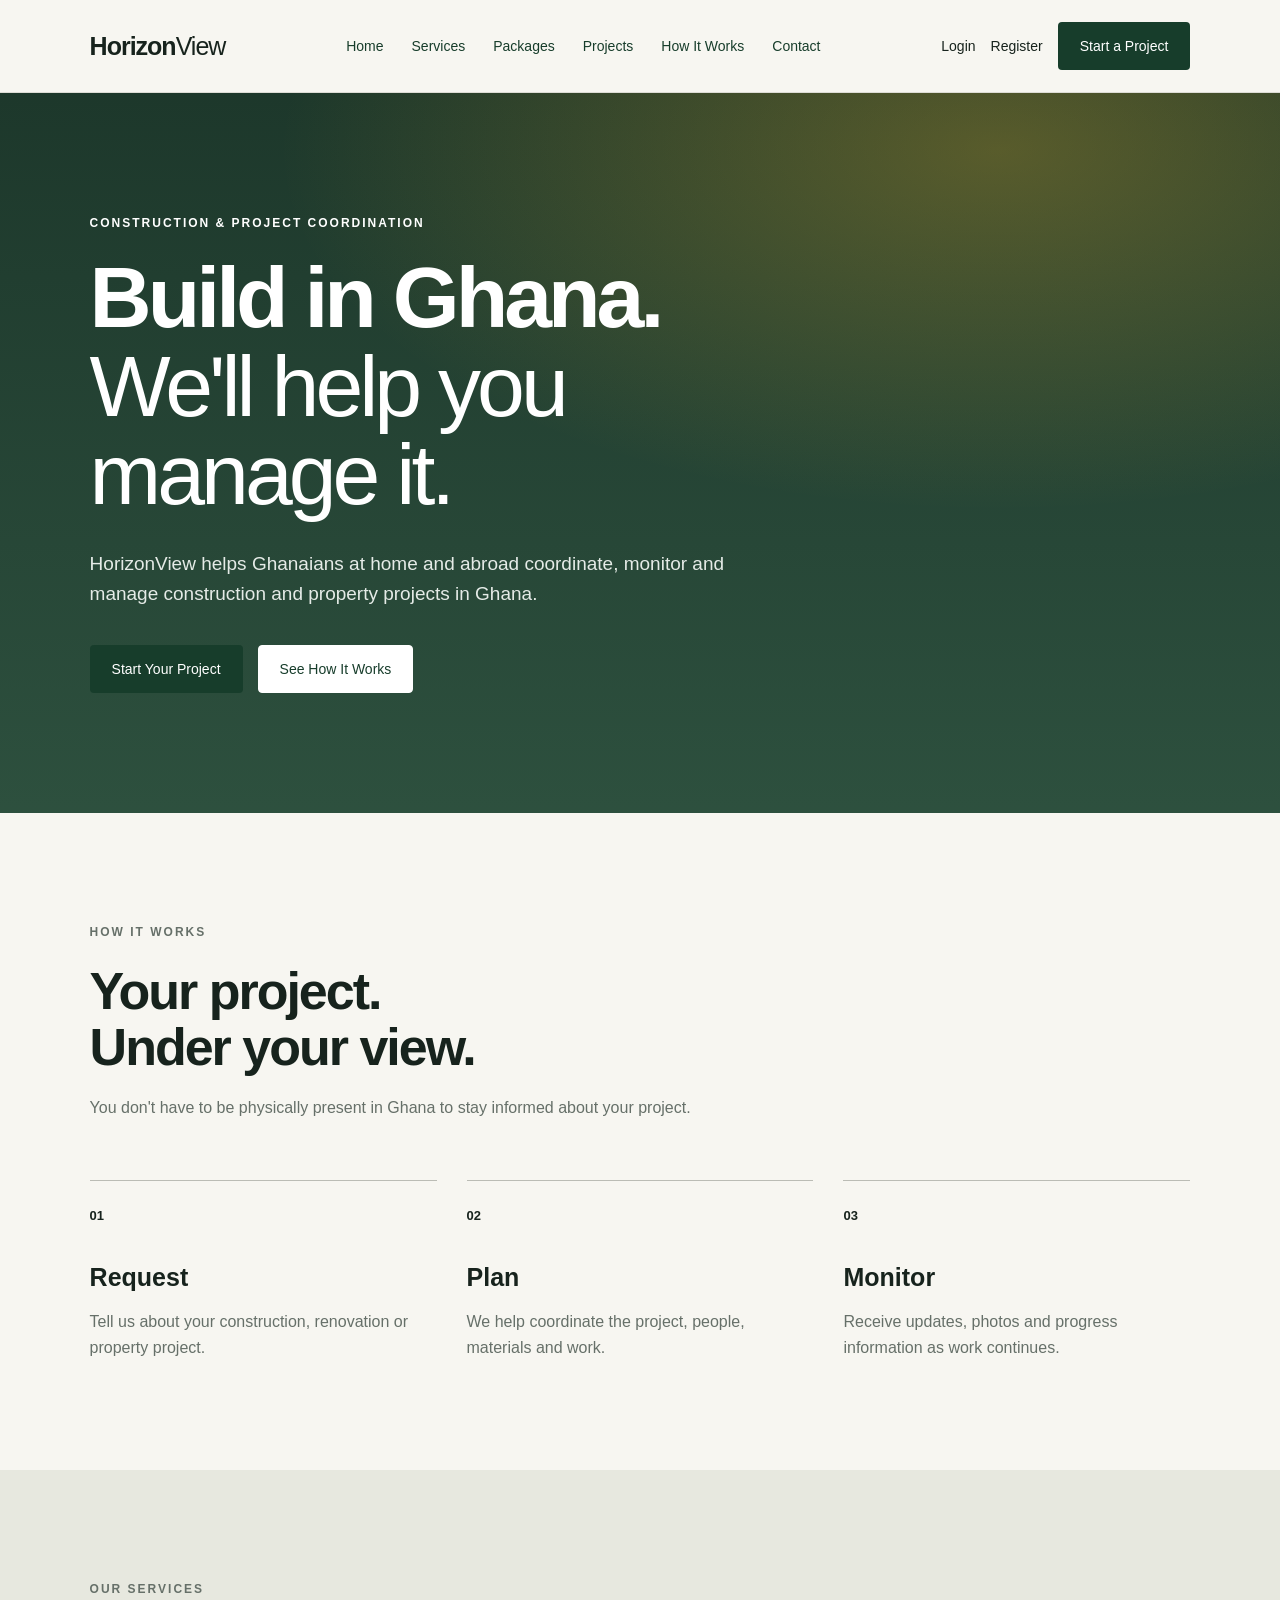
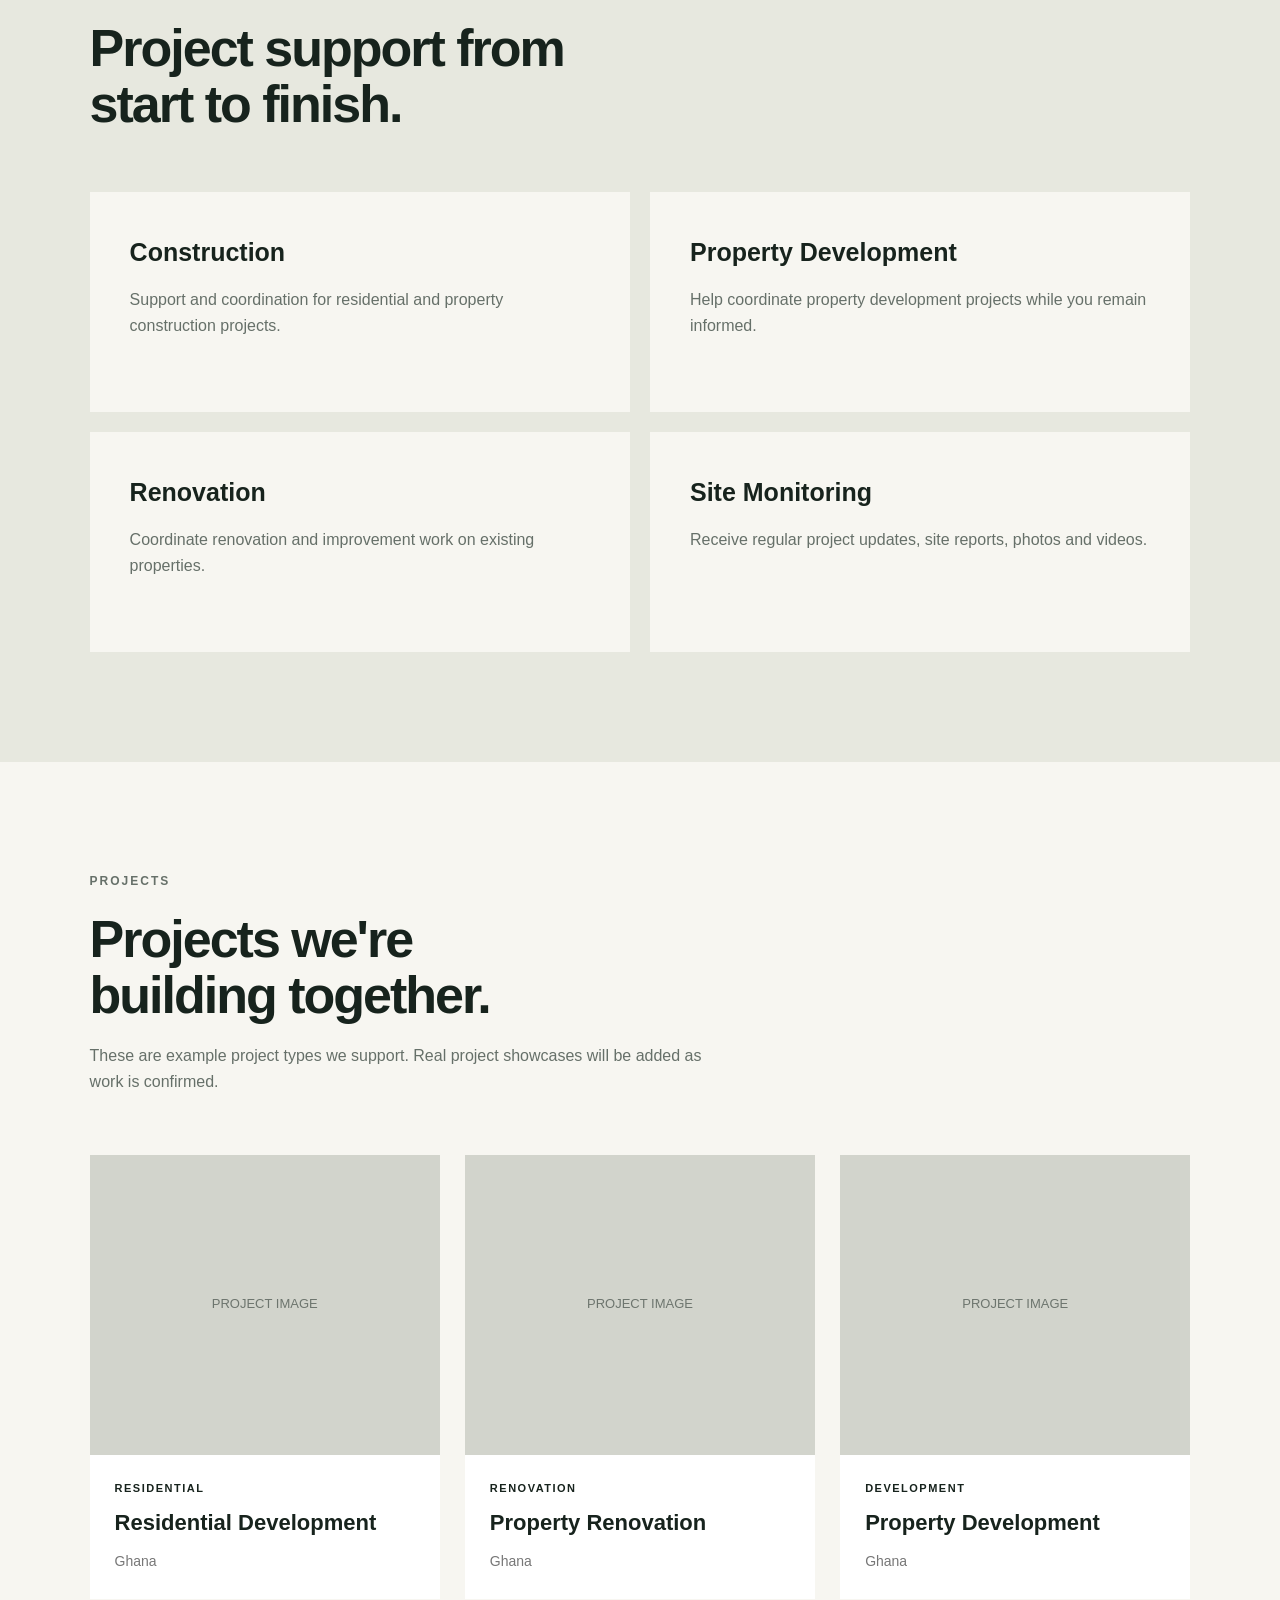
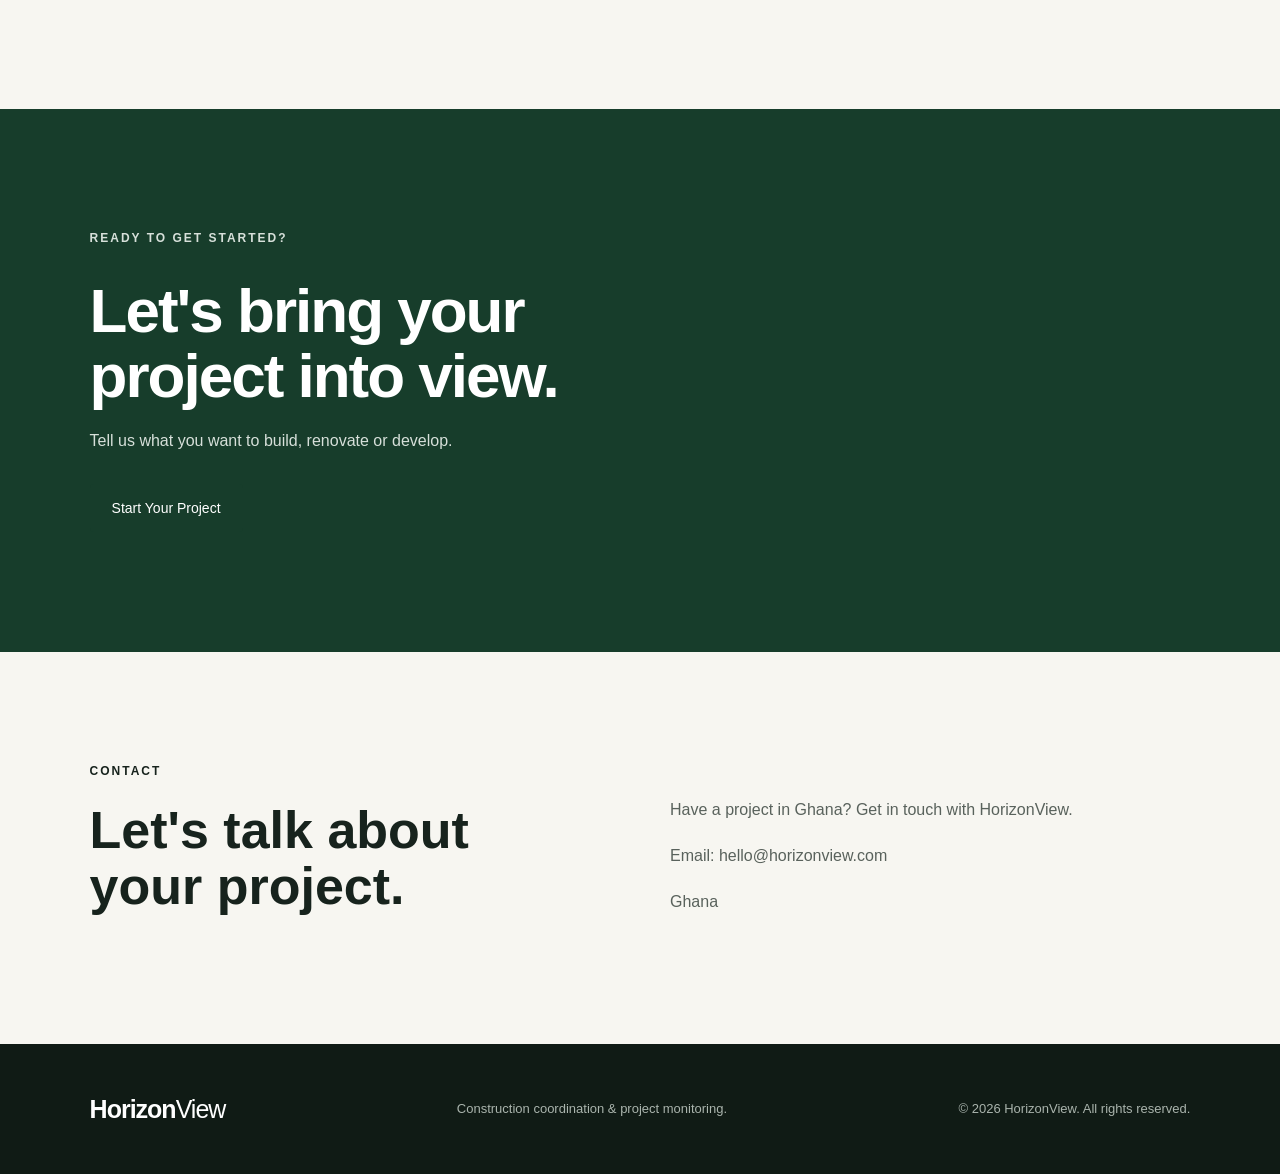
<file: index.html>
<!DOCTYPE html>

<html lang="en">

<head> <meta charset="UTF-8"> <meta name="viewport" content="width=device-width, initial-scale=1.0">

<title>HorizonView | Construction & Project Coordination</title>
    <link rel="icon" type="image/svg+xml" href="/images/favicon.svg">

<link rel="stylesheet" href="css/style.css">

</head>

<body>

<!-- NAVIGATION -->

<header class="navbar">

    <div class="logo">
        Horizon<span>View</span>
    </div>

    <nav>
        <a href="index.html">Home</a>
        <a href="#services">Services</a>
        <a href="packages.html">Packages</a>
        <a href="#projects">Projects</a>
        <a href="#how-it-works">How It Works</a>
        <a href="#contact">Contact</a>
    </nav>

    <div class="nav-buttons">

        <a href="login.html" class="login-btn">
         Login
       </a>

        <a href="register.html" class="login-btn">
            Register
        </a>

        <a href="start-project.html" class="primary-btn">Start a Project</a>

    </div>

</header>


<!-- HERO -->

<section class="hero">

    <div class="hero-content">

        <p class="hero-label">
            CONSTRUCTION & PROJECT COORDINATION
        </p>

        <h1>
            Build in Ghana.<br>
            <span>We'll help you manage it.</span>
        </h1>

        <p class="hero-text">
            HorizonView helps Ghanaians at home and abroad
            coordinate, monitor and manage construction and
            property projects in Ghana.
        </p>

        <div class="hero-buttons">

            <a href="start-project.html" class="primary-btn">
              Start Your Project
            </a>

            <a href="#how-it-works" class="secondary-btn">
                See How It Works
            </a>

        </div>

    </div>

</section>


<!-- HOW IT WORKS -->

<section id="how-it-works" class="section">

    <div class="section-heading">

        <p class="section-label">
            HOW IT WORKS
        </p>

        <h2>
            Your project.<br>
            Under your view.
        </h2>

        <p>
            You don't have to be physically present in Ghana
            to stay informed about your project.
        </p>

    </div>


    <div class="steps">

        <div class="step">

            <div class="step-number">
                01
            </div>

            <h3>
                Request
            </h3>

            <p>
                Tell us about your construction,
                renovation or property project.
            </p>

        </div>


        <div class="step">

            <div class="step-number">
                02
            </div>

            <h3>
                Plan
            </h3>

            <p>
                We help coordinate the project,
                people, materials and work.
            </p>

        </div>


        <div class="step">

            <div class="step-number">
                03
            </div>

            <h3>
                Monitor
            </h3>

            <p>
                Receive updates, photos and
                progress information as work continues.
            </p>

        </div>

    </div>

</section>


<!-- SERVICES -->

<section id="services" class="services-section">

    <div class="section-heading">

        <p class="section-label">
            OUR SERVICES
        </p>

        <h2>
            Project support from<br>
            start to finish.
        </h2>

    </div>


    <div class="services-grid">

        <div class="service-card">

            <h3>
                Construction
            </h3>

            <p>
                Support and coordination for residential
                and property construction projects.
            </p>

        </div>


        <div class="service-card">

            <h3>
                Property Development
            </h3>

            <p>
                Help coordinate property development
                projects while you remain informed.
            </p>

        </div>


        <div class="service-card">

            <h3>
                Renovation
            </h3>

            <p>
                Coordinate renovation and improvement
                work on existing properties.
            </p>

        </div>


        <div class="service-card">

            <h3>
                Site Monitoring
            </h3>

            <p>
                Receive regular project updates,
                site reports, photos and videos.
            </p>

        </div>

    </div>

</section>


<!-- PROJECTS -->

<section id="projects" class="section">

    <div class="section-heading">

        <p class="section-label">
            PROJECTS
        </p>

        <h2>
            Projects we're<br>
            building together.
        </h2>

        <p>
            These are example project types we support.
            Real project showcases will be added as work is confirmed.
        </p>

    </div>


    <div class="projects-grid">

        <div class="project-card">

            <div class="project-image">
                PROJECT IMAGE
            </div>

            <div class="project-info">

                <p>
                    RESIDENTIAL
                </p>

                <h3>
                    Residential Development
                </h3>

                <span>
                    Ghana
                </span>

            </div>

        </div>


        <div class="project-card">

            <div class="project-image">
                PROJECT IMAGE
            </div>

            <div class="project-info">

                <p>
                    RENOVATION
                </p>

                <h3>
                    Property Renovation
                </h3>

                <span>
                    Ghana
                </span>

            </div>

        </div>


        <div class="project-card">

            <div class="project-image">
                PROJECT IMAGE
            </div>

            <div class="project-info">

                <p>
                    DEVELOPMENT
                </p>

                <h3>
                    Property Development
                </h3>

                <span>
                    Ghana
                </span>

            </div>

        </div>

    </div>

</section>


<!-- CALL TO ACTION -->

<section id="start-project" class="cta-section">

    <div>

        <p class="section-label">
            READY TO GET STARTED?
        </p>

        <h2>
            Let's bring your<br>
            project into view.
        </h2>

        <p>
            Tell us what you want to build,
            renovate or develop.
        </p>

        <a href="start-project.html" class="primary-btn">
            Start Your Project
        </a>

    </div>

</section>


<!-- CONTACT -->

<section id="contact" class="contact-section">

    <div>

        <p class="section-label">
            CONTACT
        </p>

        <h2>
            Let's talk about<br>
            your project.
        </h2>

    </div>


    <div class="contact-info">

        <p>
            Have a project in Ghana?
            Get in touch with HorizonView.
        </p>

        <p>
            Email: hello@horizonview.com
        </p>

        <p>
            Ghana
        </p>

    </div>

</section>


<!-- FOOTER -->

<footer>

    <div class="logo">
        Horizon<span>View</span>
    </div>

    <p>
        Construction coordination & project monitoring.
    </p>

    <p>
        © 2026 HorizonView. All rights reserved.
    </p>

</footer>


<script src="js/app.js"></script>

</body>

</html>
</file>
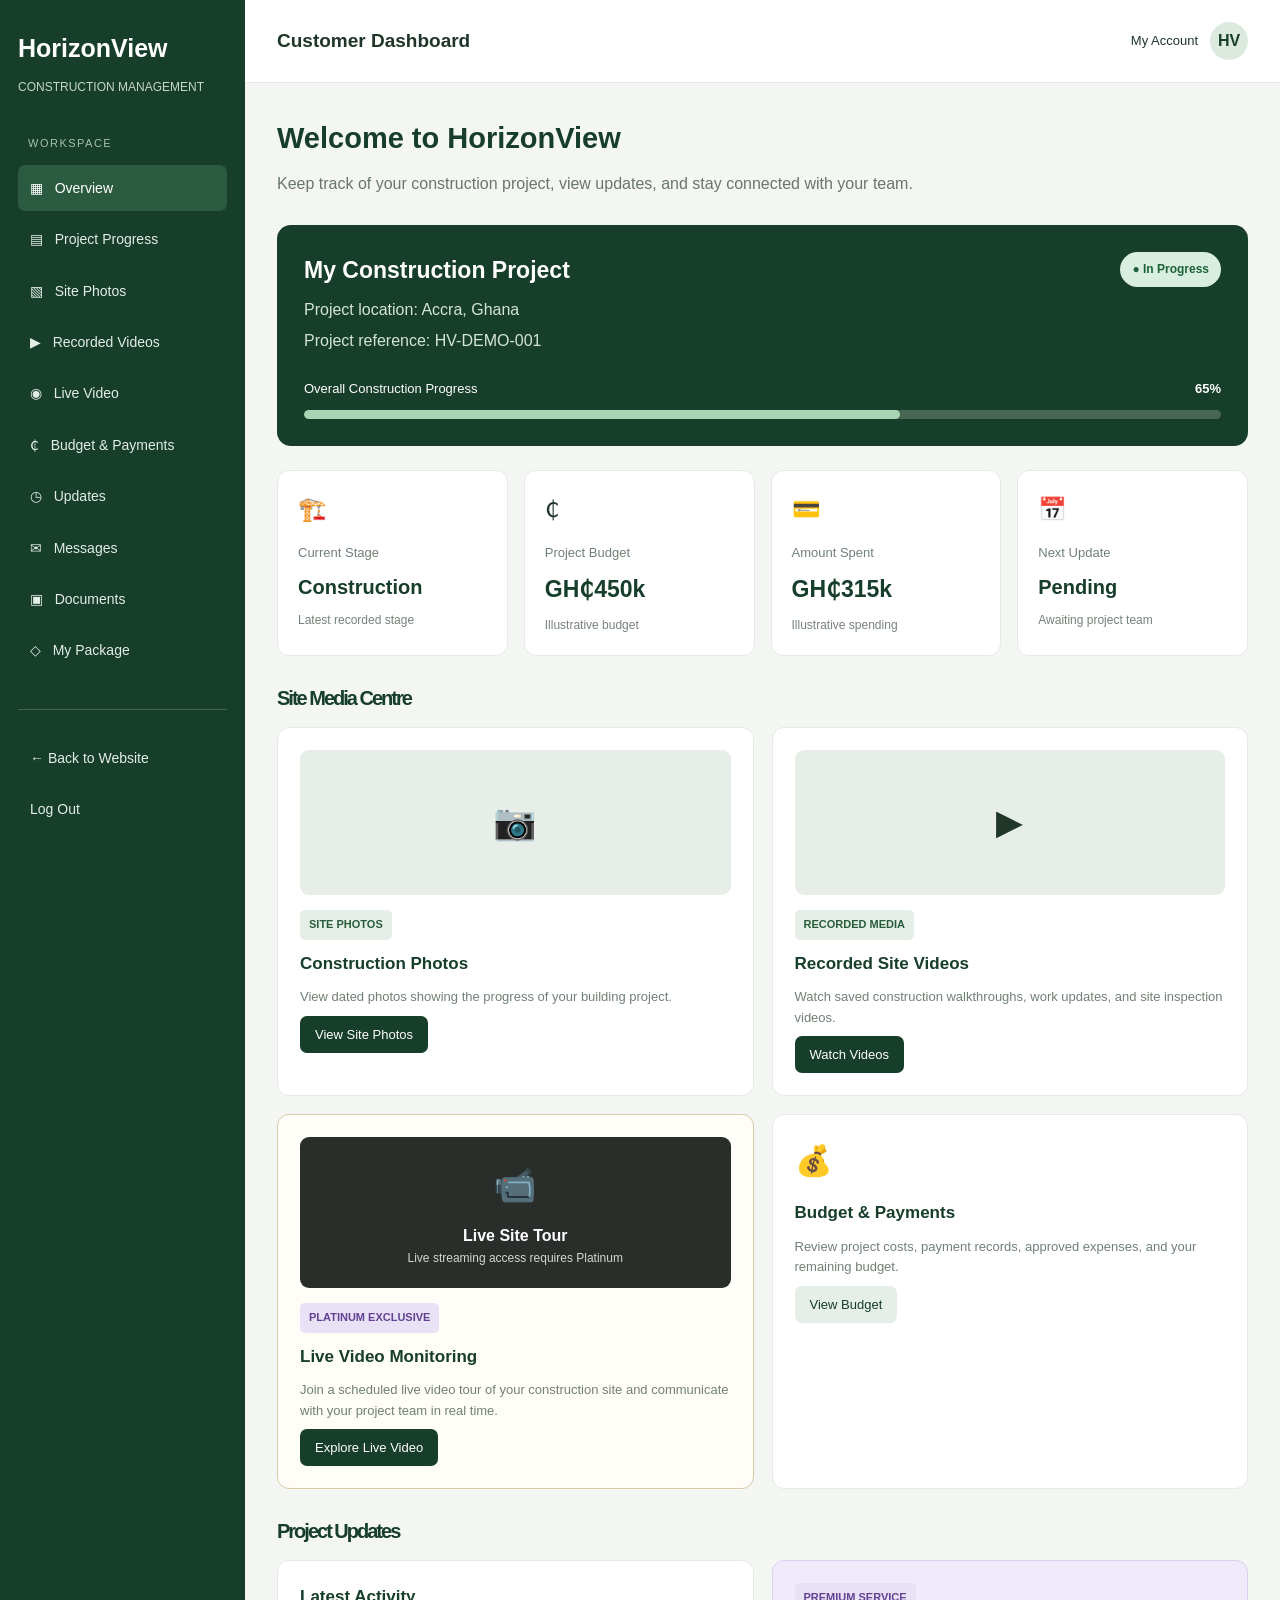
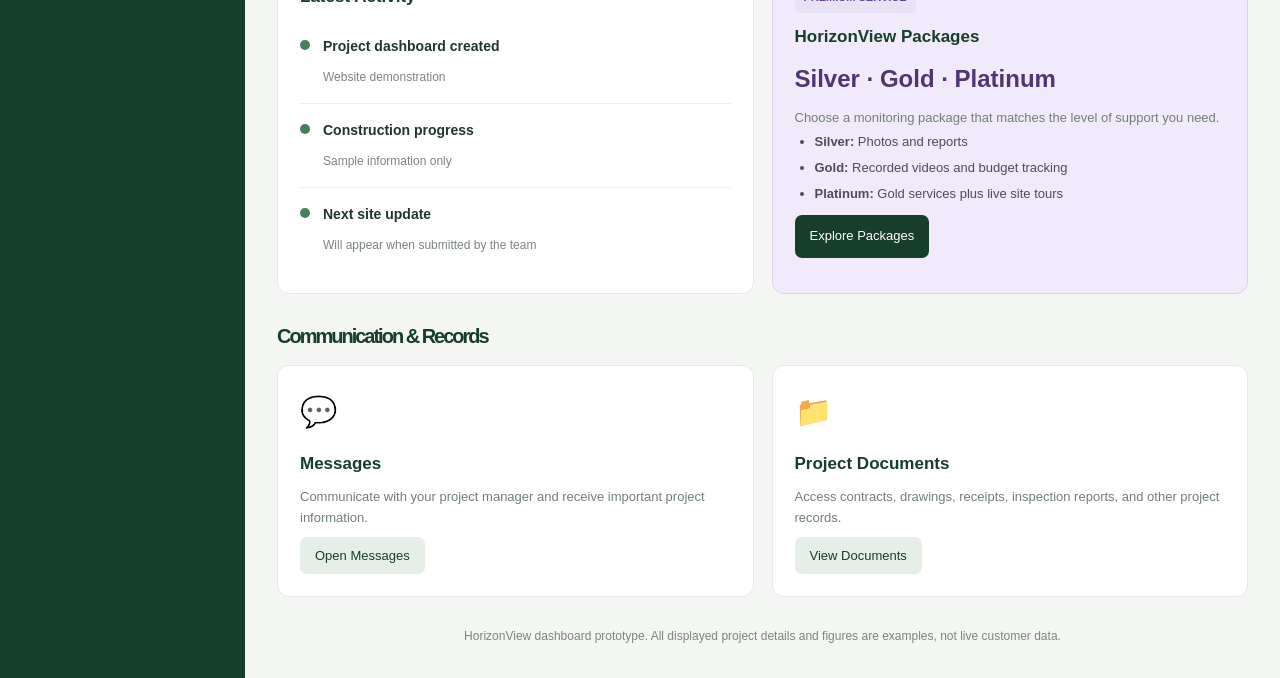
<file: dashboard.html>
<!DOCTYPE html>
<html lang="en">
<head>
    <meta charset="UTF-8">
    <meta name="viewport" content="width=device-width, initial-scale=1.0">

    <title>Customer Dashboard | HorizonView</title>

    <link rel="stylesheet" href="css/style.css">

    <style>
        * {
            box-sizing: border-box;
        }

        body {
            margin: 0;
            background: #f4f6f3;
            color: #203629;
            font-family: Arial, sans-serif;
        }

        a {
            text-decoration: none;
            color: inherit;
        }

        .dashboard-layout {
            display: flex;
            min-height: 100vh;
        }

        /* SIDEBAR */

        .sidebar {
            width: 245px;
            background: #173d2b;
            color: white;
            padding: 28px 18px;
            flex-shrink: 0;
        }

        .brand {
            font-size: 25px;
            font-weight: bold;
            margin-bottom: 10px;
        }

        .brand-subtitle {
            color: #c4d7ca;
            font-size: 12px;
            margin-bottom: 38px;
        }

        .sidebar-label {
            color: #a9c1b1;
            font-size: 11px;
            letter-spacing: 1.5px;
            margin: 25px 10px 12px;
        }

        .sidebar a {
            display: block;
            padding: 12px;
            margin: 5px 0;
            border-radius: 7px;
            color: #e3eee6;
            font-size: 14px;
        }

        .sidebar a:hover,
        .sidebar a.active {
            background: #2a5b40;
            color: white;
        }

        .sidebar-bottom {
            margin-top: 35px;
            padding-top: 20px;
            border-top: 1px solid #42634e;
        }

        /* MAIN CONTENT */

        .main-content {
            flex: 1;
            min-width: 0;
        }

        .topbar {
            background: white;
            padding: 22px 32px;
            display: flex;
            justify-content: space-between;
            align-items: center;
            gap: 15px;
            border-bottom: 1px solid #e6eae5;
        }

        .topbar h2 {
            font-size: 19px;
            margin: 0;
        }

        .topbar-right {
            display: flex;
            align-items: center;
            gap: 12px;
        }

        .user-avatar {
            width: 38px;
            height: 38px;
            border-radius: 50%;
            background: #dce9df;
            color: #173d2b;
            display: flex;
            align-items: center;
            justify-content: center;
            font-weight: bold;
        }

        .content {
            padding: 32px;
            max-width: 1500px;
            margin: auto;
        }

        .welcome {
            margin-bottom: 28px;
        }

        .welcome h1 {
            font-size: 29px;
            margin: 0 0 10px;
            color: #173d2b;
        }

        .welcome p {
            color: #68766b;
            margin: 0;
            line-height: 1.6;
        }

        /* PROJECT HEADER */

        .project-header {
            background: #173d2b;
            color: white;
            border-radius: 14px;
            padding: 27px;
            margin-bottom: 24px;
        }

        .project-header-top {
            display: flex;
            justify-content: space-between;
            align-items: flex-start;
            gap: 15px;
            flex-wrap: wrap;
        }

        .project-header h2 {
            margin: 0 0 8px;
            font-size: 23px;
        }

        .project-header p {
            margin: 0;
            color: #d4e4d8;
            line-height: 1.6;
        }

        .status-pill {
            display: inline-block;
            padding: 8px 12px;
            background: #d8eee0;
            color: #1c6137;
            border-radius: 20px;
            font-size: 12px;
            font-weight: bold;
        }

        .project-progress {
            margin-top: 25px;
        }

        .progress-labels {
            display: flex;
            justify-content: space-between;
            gap: 10px;
            margin-bottom: 10px;
            font-size: 13px;
        }

        .progress-track {
            height: 9px;
            background: #486651;
            border-radius: 20px;
            overflow: hidden;
        }

        .progress-fill {
            height: 100%;
            width: 65%;
            background: #a8d5b4;
            border-radius: 20px;
        }

        /* SECTION HEADINGS */

        .section-heading {
            display: flex;
            justify-content: space-between;
            align-items: center;
            gap: 12px;
            margin: 32px 0 17px;
        }

        .section-heading h2 {
            font-size: 20px;
            margin: 0;
            color: #173d2b;
        }

        .section-heading a {
            font-size: 13px;
            color: #246440;
            font-weight: bold;
        }

        /* SUMMARY CARDS */

        .summary-grid {
            display: grid;
            grid-template-columns: repeat(4, minmax(0, 1fr));
            gap: 16px;
        }

        .summary-card {
            background: white;
            border: 1px solid #e5eae4;
            border-radius: 12px;
            padding: 20px;
        }

        .summary-icon {
            font-size: 23px;
            margin-bottom: 15px;
        }

        .summary-label {
            color: #718075;
            font-size: 13px;
            margin-bottom: 8px;
        }

        .summary-value {
            color: #173d2b;
            font-size: 23px;
            font-weight: bold;
        }

        .summary-note {
            font-size: 12px;
            color: #778279;
            margin-top: 8px;
        }

        /* GENERAL CARDS */

        .card-grid {
            display: grid;
            grid-template-columns: repeat(2, minmax(0, 1fr));
            gap: 18px;
        }

        .dashboard-card {
            background: white;
            border: 1px solid #e5eae4;
            border-radius: 12px;
            padding: 22px;
            min-width: 0;
        }

        .dashboard-card h3 {
            font-size: 17px;
            color: #173d2b;
            margin: 0 0 10px;
        }

        .dashboard-card p {
            font-size: 13px;
            color: #718075;
            line-height: 1.6;
        }

        .feature-icon {
            font-size: 30px;
            margin-bottom: 14px;
        }

        .feature-button {
            display: inline-block;
            border: none;
            background: #173d2b;
            color: white;
            padding: 11px 15px;
            border-radius: 7px;
            font-size: 13px;
            cursor: pointer;
            margin-top: 8px;
        }

        .feature-button:hover {
            background: #2a5b40;
        }

        .feature-button.secondary {
            background: #e5eee7;
            color: #173d2b;
        }

        /* PHOTO AND VIDEO AREAS */

        .media-placeholder {
            min-height: 145px;
            background: #e7eee8;
            border-radius: 9px;
            display: flex;
            align-items: center;
            justify-content: center;
            text-align: center;
            padding: 20px;
            font-size: 35px;
            margin-bottom: 15px;
        }

        .media-placeholder span {
            display: block;
            font-size: 12px;
            color: #617265;
            margin-top: 8px;
        }

        .media-tag {
            display: inline-block;
            background: #e6eee8;
            color: #285d3c;
            padding: 6px 9px;
            border-radius: 5px;
            font-size: 11px;
            font-weight: bold;
            margin-bottom: 10px;
        }

        .live-card {
            border: 1px solid #d8c9a8;
            background: #fffdf7;
        }

        .platinum-tag {
            display: inline-block;
            background: #e9e1f5;
            color: #634294;
            padding: 6px 9px;
            border-radius: 5px;
            font-size: 11px;
            font-weight: bold;
            margin-bottom: 10px;
        }

        .live-placeholder {
            min-height: 145px;
            background: #292e2b;
            color: white;
            border-radius: 9px;
            display: flex;
            flex-direction: column;
            align-items: center;
            justify-content: center;
            text-align: center;
            margin-bottom: 15px;
            padding: 20px;
        }

        .live-placeholder .camera-icon {
            font-size: 35px;
            margin-bottom: 10px;
        }

        .live-placeholder span {
            font-size: 12px;
            color: #d1d8d2;
        }

        /* UPDATES */

        .update-item {
            display: flex;
            gap: 13px;
            padding: 15px 0;
            border-bottom: 1px solid #edf0ec;
        }

        .update-item:last-child {
            border-bottom: none;
        }

        .update-dot {
            width: 10px;
            height: 10px;
            background: #43815a;
            border-radius: 50%;
            margin-top: 5px;
            flex-shrink: 0;
        }

        .update-item strong {
            display: block;
            font-size: 14px;
            margin-bottom: 5px;
        }

        .update-item small {
            color: #7b867e;
            font-size: 12px;
        }

        /* PACKAGE */

        .package-card {
            background: #f0eafa;
            border: 1px solid #dcd0ee;
        }

        .package-name {
            font-size: 24px;
            font-weight: bold;
            color: #503475;
            margin: 10px 0;
        }

        .package-list {
            padding-left: 20px;
            color: #51495d;
            font-size: 13px;
            line-height: 2;
        }

        .demo-note {
            font-size: 12px;
            color: #7b867e;
            margin-top: 30px;
            text-align: center;
        }

        .feature-notice {
            background: #fff7db;
            border: 1px solid #ecd88c;
            color: #674f08;
            border-radius: 10px;
            padding: 16px 20px;
            margin-bottom: 25px;
            font-size: 14px;
            line-height: 1.6;
        }

        .feature-notice strong {
            display: block;
            color: #4f3d06;
            margin-bottom: 6px;
        }

        .feature-notice[hidden] {
            display: none;
        }

        .mobile-menu {
            display: none;
        }

        /* RESPONSIVE DESIGN */

        @media (max-width: 1100px) {
            .summary-grid {
                grid-template-columns: repeat(2, minmax(0, 1fr));
            }

            .sidebar {
                width: 210px;
            }

            .content {
                padding: 24px;
            }
        }

        @media (max-width: 760px) {
            .dashboard-layout {
                display: block;
            }

            .sidebar {
                width: 100%;
                padding: 18px;
            }

            .brand {
                margin-bottom: 5px;
            }

            .brand-subtitle {
                margin-bottom: 15px;
            }

            .sidebar-label {
                margin-top: 15px;
            }

            .sidebar nav {
                display: grid;
                grid-template-columns: repeat(2, minmax(0, 1fr));
                gap: 3px;
            }

            .sidebar a {
                padding: 10px;
            }

            .sidebar-bottom {
                margin-top: 15px;
                padding-top: 10px;
            }

            .topbar {
                padding: 18px;
            }

            .content {
                padding: 18px;
            }

            .welcome h1 {
                font-size: 25px;
            }

            .card-grid {
                grid-template-columns: 1fr;
            }
        }

        @media (max-width: 430px) {
            .summary-grid {
                grid-template-columns: 1fr 1fr;
                gap: 10px;
            }

            .summary-card {
                padding: 14px;
            }

            .summary-value {
                font-size: 19px;
            }

            .topbar h2 {
                font-size: 16px;
            }

            .project-header {
                padding: 20px;
            }
        }
    </style>
</head>

<body>

<div class="dashboard-layout">

    <!-- SIDEBAR -->
    <aside class="sidebar">

        <div class="brand">HorizonView</div>
        <div class="brand-subtitle">CONSTRUCTION MANAGEMENT</div>

        <div class="sidebar-label">WORKSPACE</div>

        <nav>
            <a href="#overview" class="active">▦ &nbsp; Overview</a>
            <a href="#progress">▤ &nbsp; Project Progress</a>
            <a href="#photos">▧ &nbsp; Site Photos</a>
            <a href="#recorded-videos">▶ &nbsp; Recorded Videos</a>
            <a href="#live-video">◉ &nbsp; Live Video</a>
            <a href="#budget">₵ &nbsp; Budget & Payments</a>
            <a href="#updates">◷ &nbsp; Updates</a>
            <a href="#messages">✉ &nbsp; Messages</a>
            <a href="#documents">▣ &nbsp; Documents</a>
            <a href="#my-package">◇ &nbsp; My Package</a>
        </nav>

        <div class="sidebar-bottom">
            <a href="index.html">← Back to Website</a>
            <a href="login.html">Log Out</a>
        </div>

    </aside>

    <!-- MAIN DASHBOARD -->
    <main class="main-content">

        <header class="topbar">
            <h2>Customer Dashboard</h2>

            <div class="topbar-right">
                <span style="font-size:13px;">My Account</span>
                <div class="user-avatar">HV</div>
            </div>
        </header>

        <div class="content" id="overview">

            <div id="featureNotice" class="feature-notice" role="status" aria-live="polite" hidden>
                <strong id="featureNoticeTitle"></strong>
                <span id="featureNoticeText"></span>
            </div>

            <section class="welcome">
                <h1>Welcome to HorizonView</h1>
                <p>
                    Keep track of your construction project,
                    view updates, and stay connected with your team.
                </p>
            </section>

            <!-- PROJECT OVERVIEW -->
            <section class="project-header" id="progress">

                <div class="project-header-top">
                    <div>
                        <h2>My Construction Project</h2>
                        <p>Project location: Accra, Ghana</p>
                        <p style="margin-top:6px;">
                            Project reference: HV-DEMO-001
                        </p>
                    </div>

                    <span class="status-pill">● In Progress</span>
                </div>

                <div class="project-progress">
                    <div class="progress-labels">
                        <span>Overall Construction Progress</span>
                        <strong>65%</strong>
                    </div>

                    <div class="progress-track">
                        <div class="progress-fill"></div>
                    </div>
                </div>

            </section>

            <!-- SUMMARY -->
            <section class="summary-grid">

                <div class="summary-card">
                    <div class="summary-icon">🏗️</div>
                    <div class="summary-label">Current Stage</div>
                    <div class="summary-value" style="font-size:20px;">
                        Construction
                    </div>
                    <div class="summary-note">Latest recorded stage</div>
                </div>

                <div class="summary-card" id="budget">
                    <div class="summary-icon">₵</div>
                    <div class="summary-label">Project Budget</div>
                    <div class="summary-value">GH₵450k</div>
                    <div class="summary-note">Illustrative budget</div>
                </div>

                <div class="summary-card">
                    <div class="summary-icon">💳</div>
                    <div class="summary-label">Amount Spent</div>
                    <div class="summary-value">GH₵315k</div>
                    <div class="summary-note">Illustrative spending</div>
                </div>

                <div class="summary-card">
                    <div class="summary-icon">📅</div>
                    <div class="summary-label">Next Update</div>
                    <div class="summary-value" style="font-size:20px;">
                        Pending
                    </div>
                    <div class="summary-note">
                        Awaiting project team
                    </div>
                </div>

            </section>

            <!-- PHOTOS AND VIDEOS -->
            <div class="section-heading" id="photos">
                <h2>Site Media Centre</h2>
            </div>

            <section class="card-grid">

                <!-- PHOTOS -->
                <article class="dashboard-card">
                    <div class="media-placeholder">
                        📷
                    </div>

                    <span class="media-tag">SITE PHOTOS</span>

                    <h3>Construction Photos</h3>

                    <p>
                        View dated photos showing the progress
                        of your building project.
                    </p>

                    <button class="feature-button"
                        onclick="showNotice('Site Photos')">
                        View Site Photos
                    </button>
                </article>

                <!-- RECORDED VIDEOS -->
                <article class="dashboard-card" id="recorded-videos">
                    <div class="media-placeholder">
                        ▶
                    </div>

                    <span class="media-tag">RECORDED MEDIA</span>

                    <h3>Recorded Site Videos</h3>

                    <p>
                        Watch saved construction walkthroughs,
                        work updates, and site inspection videos.
                    </p>

                    <button class="feature-button"
                        onclick="showNotice('Recorded Videos')">
                        Watch Videos
                    </button>
                </article>

                <!-- LIVE VIDEO -->
                <article class="dashboard-card live-card" id="live-video">

                    <div class="live-placeholder">
                        <div class="camera-icon">📹</div>
                        <strong>Live Site Tour</strong>
                        <span>Live streaming access requires Platinum</span>
                    </div>

                    <span class="platinum-tag">PLATINUM EXCLUSIVE</span>

                    <h3>Live Video Monitoring</h3>

                    <p>
                        Join a scheduled live video tour of your
                        construction site and communicate with
                        your project team in real time.
                    </p>

                    <button class="feature-button"
                        onclick="showNotice('Platinum Live Video')">
                        Explore Live Video
                    </button>

                </article>

                <!-- BUDGET -->
                <article class="dashboard-card">
                    <div class="feature-icon">💰</div>

                    <h3>Budget & Payments</h3>

                    <p>
                        Review project costs, payment records,
                        approved expenses, and your remaining budget.
                    </p>

                    <button class="feature-button secondary"
                        onclick="showNotice('Budget & Payments')">
                        View Budget
                    </button>
                </article>

            </section>

            <!-- UPDATES AND PACKAGE -->
            <div class="section-heading" id="updates">
                <h2>Project Updates</h2>
            </div>

            <section class="card-grid">

                <article class="dashboard-card">
                    <h3>Latest Activity</h3>

                    <div class="update-item">
                        <div class="update-dot"></div>
                        <div>
                            <strong>Project dashboard created</strong>
                            <small>Website demonstration</small>
                        </div>
                    </div>

                    <div class="update-item">
                        <div class="update-dot"></div>
                        <div>
                            <strong>Construction progress</strong>
                            <small>Sample information only</small>
                        </div>
                    </div>

                    <div class="update-item">
                        <div class="update-dot"></div>
                        <div>
                            <strong>Next site update</strong>
                            <small>Will appear when submitted by the team</small>
                        </div>
                    </div>
                </article>

                <article class="dashboard-card package-card" id="my-package">

                    <span class="platinum-tag">PREMIUM SERVICE</span>

                    <h3>HorizonView Packages</h3>

                    <div class="package-name">Silver · Gold · Platinum</div>

                    <p>
                        Choose a monitoring package that matches
                        the level of support you need.
                    </p>

                    <ul class="package-list">
                        <li><strong>Silver:</strong> Photos and reports</li>
                        <li><strong>Gold:</strong> Recorded videos and budget tracking</li>
                        <li><strong>Platinum:</strong> Gold services plus live site tours</li>
                    </ul>

                    <a href="packages.html" class="feature-button">
                        Explore Packages
                    </a>

                </article>

            </section>

            <!-- MESSAGES AND DOCUMENTS -->
            <div class="section-heading">
                <h2>Communication & Records</h2>
            </div>

            <section class="card-grid">

                <article class="dashboard-card" id="messages">
                    <div class="feature-icon">💬</div>

                    <h3>Messages</h3>

                    <p>
                        Communicate with your project manager
                        and receive important project information.
                    </p>

                    <button class="feature-button secondary"
                        onclick="showNotice('Messages')">
                        Open Messages
                    </button>
                </article>

                <article class="dashboard-card" id="documents">
                    <div class="feature-icon">📁</div>

                    <h3>Project Documents</h3>

                    <p>
                        Access contracts, drawings, receipts,
                        inspection reports, and other project records.
                    </p>

                    <button class="feature-button secondary"
                        onclick="showNotice('Project Documents')">
                        View Documents
                    </button>
                </article>

            </section>

            <p class="demo-note">
                HorizonView dashboard prototype. All displayed project
                details and figures are examples, not live customer data.
            </p>

        </div>
    </main>

</div>

<script>

    // Honest status notes for dashboard features.
    // Every feature states what it will do and that it is not
    // connected to live data yet.
    const featureNotices = {
        "Site Photos":
            "Dated site photo galleries will appear here once your project team uploads them. Photo uploads are not connected to the backend yet.",
        "Recorded Videos":
            "Recorded walkthrough, update and inspection videos will play here. Video uploads are not connected to the backend yet.",
        "Platinum Live Video":
            "Live site tours need a real streaming provider and a Platinum package. Live video is planned for a later phase — nothing is being streamed right now.",
        "Budget & Payments":
            "Agreed budgets, recorded expenses and confirmed payments will be tracked here in Ghana cedis (GH₵). Budget records are not connected to the backend yet.",
        "Messages":
            "Messaging between you and your project team will open here. Messaging is not connected to the backend yet.",
        "Project Documents":
            "Contracts, drawings, receipts and inspection reports will be listed here. Document storage is not connected to the backend yet."
    };

    const noticePanel = document.getElementById("featureNotice");
    const noticeTitle = document.getElementById("featureNoticeTitle");
    const noticeText = document.getElementById("featureNoticeText");

    function showNotice(feature) {
        noticeTitle.textContent = feature + " — not connected yet";
        noticeText.textContent = featureNotices[feature] || "";
        noticePanel.hidden = false;
        noticePanel.scrollIntoView({ behavior: "smooth", block: "center" });
    }

</script>

</body>
</html>
</file>
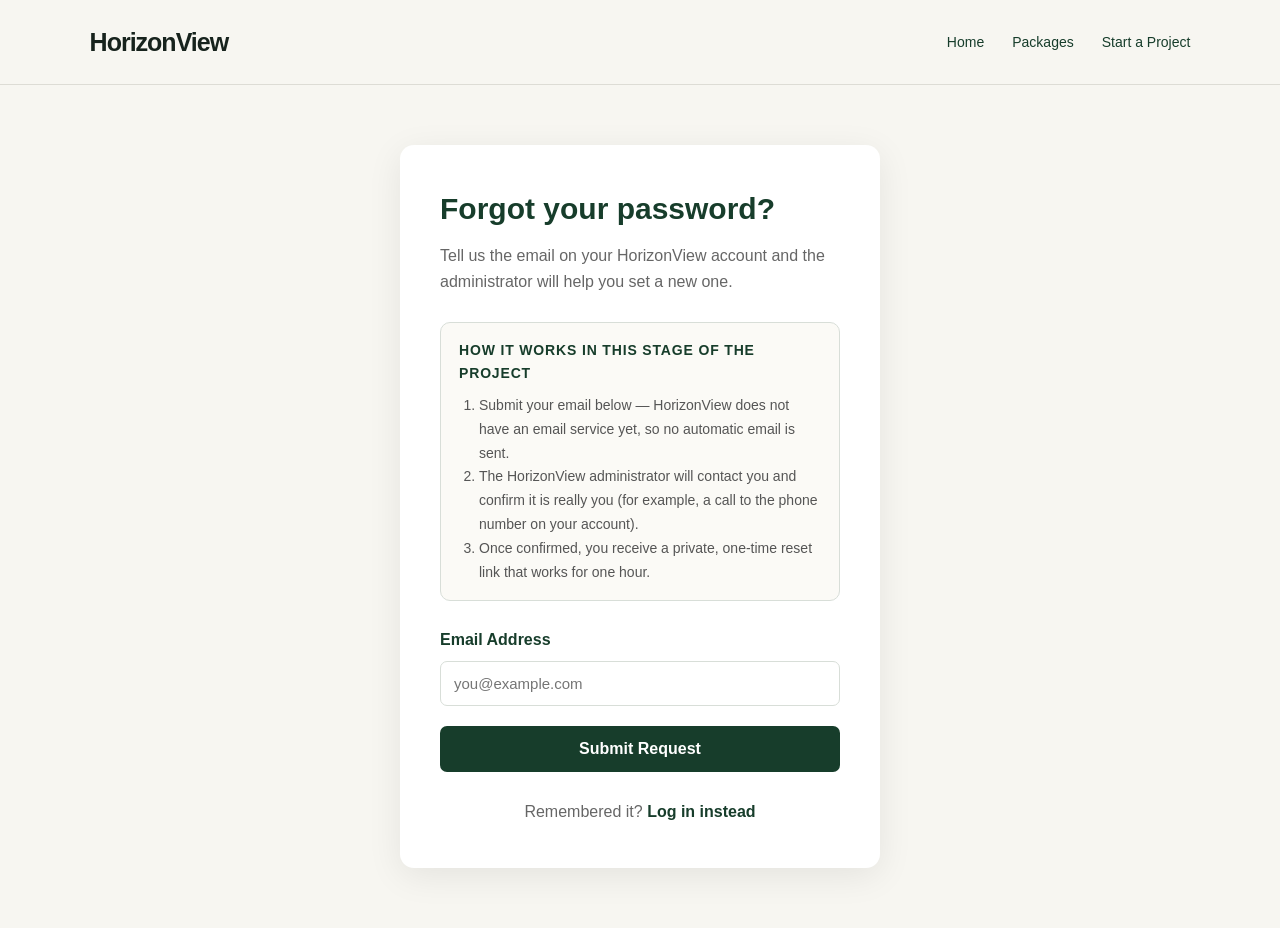
<file: forgot-password.html>
<!DOCTYPE html>
<html lang="en">
<head>
    <meta charset="UTF-8">
    <meta name="viewport" content="width=device-width, initial-scale=1.0">
    <title>Forgot Password | HorizonView</title>
    <link rel="icon" type="image/svg+xml" href="/images/favicon.svg">
    <link rel="stylesheet" href="css/style.css">
    <style>
        .login-section {
            min-height: 80vh;
            display: flex;
            justify-content: center;
            align-items: center;
            padding: 60px 20px;
            background: #f7f6f1;
        }

        .login-card {
            width: 100%;
            max-width: 480px;
            padding: 40px;
            background: white;
            border-radius: 14px;
            box-shadow: 0 8px 35px rgba(0, 0, 0, 0.08);
        }

        .login-card h1 {
            color: #173d2b;
            margin-bottom: 10px;
            font-size: 30px;
        }

        .login-intro {
            color: #666;
            margin-bottom: 28px;
            line-height: 1.6;
        }

        .how-it-works {
            border: 1px solid #d8ded8;
            border-radius: 10px;
            padding: 16px 18px;
            margin-bottom: 26px;
            background: #fbfaf6;
        }

        .how-it-works h2 {
            font-size: 14px;
            color: #173d2b;
            margin: 0 0 10px;
            text-transform: uppercase;
            letter-spacing: 0.06em;
        }

        .how-it-works ol {
            margin: 0;
            padding-left: 20px;
            color: #555;
            font-size: 14px;
            line-height: 1.7;
        }

        .login-form label {
            display: block;
            margin-bottom: 8px;
            font-weight: 600;
            color: #173d2b;
        }

        .login-form input {
            width: 100%;
            padding: 13px;
            margin-bottom: 20px;
            border: 1px solid #d8ded8;
            border-radius: 7px;
            font-size: 15px;
            box-sizing: border-box;
        }

        .login-form input:focus {
            outline: 2px solid #a8c5ae;
            border-color: #173d2b;
        }

        .login-submit {
            width: 100%;
            padding: 14px;
            border: none;
            border-radius: 7px;
            background: #173d2b;
            color: white;
            font-size: 16px;
            font-weight: 600;
            cursor: pointer;
        }

        .login-submit:disabled {
            opacity: 0.6;
            cursor: wait;
        }

        .login-submit:hover {
            background: #24583d;
        }

        .login-links {
            text-align: center;
            margin-top: 24px;
            color: #666;
            line-height: 2;
        }

        .login-links a {
            color: #173d2b;
            font-weight: 600;
            text-decoration: none;
        }

        .login-message {
            margin-top: 15px;
            color: #9b3a24;
            font-size: 14px;
        }

        .login-message.ok {
            color: #173d2b;
            font-weight: 600;
        }

        @media (max-width: 500px) {
            .login-card {
                padding: 28px 22px;
            }
        }
    </style>
</head>
<body>

    <header class="navbar">
        <a href="index.html" class="logo">HorizonView</a>
        <nav>
            <a href="index.html">Home</a>
            <a href="packages.html">Packages</a>
            <a href="start-project.html">Start a Project</a>
        </nav>
    </header>

    <main class="login-section">
        <section class="login-card">
            <h1>Forgot your password?</h1>
            <p class="login-intro">
                Tell us the email on your HorizonView account and the
                administrator will help you set a new one.
            </p>

            <div class="how-it-works">
                <h2>How it works in this stage of the project</h2>
                <ol>
                    <li>Submit your email below — HorizonView does not
                        have an email service yet, so no automatic email
                        is sent.</li>
                    <li>The HorizonView administrator will contact you
                        and confirm it is really you (for example, a
                        call to the phone number on your account).</li>
                    <li>Once confirmed, you receive a private, one-time
                        reset link that works for one hour.</li>
                </ol>
            </div>

            <form class="login-form" id="forgotForm">
                <label for="email">Email Address</label>
                <input
                    type="email"
                    id="email"
                    name="email"
                    placeholder="you@example.com"
                    autocomplete="email"
                    required
                >

                <button type="submit" class="login-submit">Submit Request</button>

                <p id="forgotMessage" class="login-message" role="status"></p>
            </form>

            <div class="login-links">
                <p>Remembered it? <a href="login.html">Log in instead</a></p>
            </div>
        </section>
    </main>

    <script>
        const forgotForm = document.getElementById("forgotForm");
        const forgotMessage = document.getElementById("forgotMessage");
        const forgotButton = forgotForm.querySelector("button[type=submit]");

        forgotForm.addEventListener("submit", async function(event) {
            event.preventDefault();

            const email = document.getElementById("email").value.trim();

            forgotButton.disabled = true;
            forgotMessage.textContent = "Sending your request...";

            try {
                const response = await fetch("/api/forgot-password", {
                    method: "POST",
                    headers: { "Content-Type": "application/json" },
                    body: JSON.stringify({ email: email })
                });

                let data = null;
                try {
                    data = await response.json();
                } catch (parseError) {
                    data = null;
                }

                if (response.ok) {
                    // The SAME reply comes back whether or not the
                    // email has an account — never use this page to
                    // probe which emails exist.
                    forgotMessage.classList.add("ok");
                    forgotMessage.textContent = data && data.message
                        ? data.message
                        : "Request received.";
                    forgotForm.reset();
                    return;
                }

                forgotMessage.textContent = data && data.message
                    ? data.message
                    : "Request failed. Please try again.";

            } catch (networkError) {
                forgotMessage.textContent =
                    "Could not reach the HorizonView server. If you are running the site yourself, make sure the server is started.";
            } finally {
                forgotButton.disabled = false;
            }
        });
    </script>

</body>
</html>
</file>
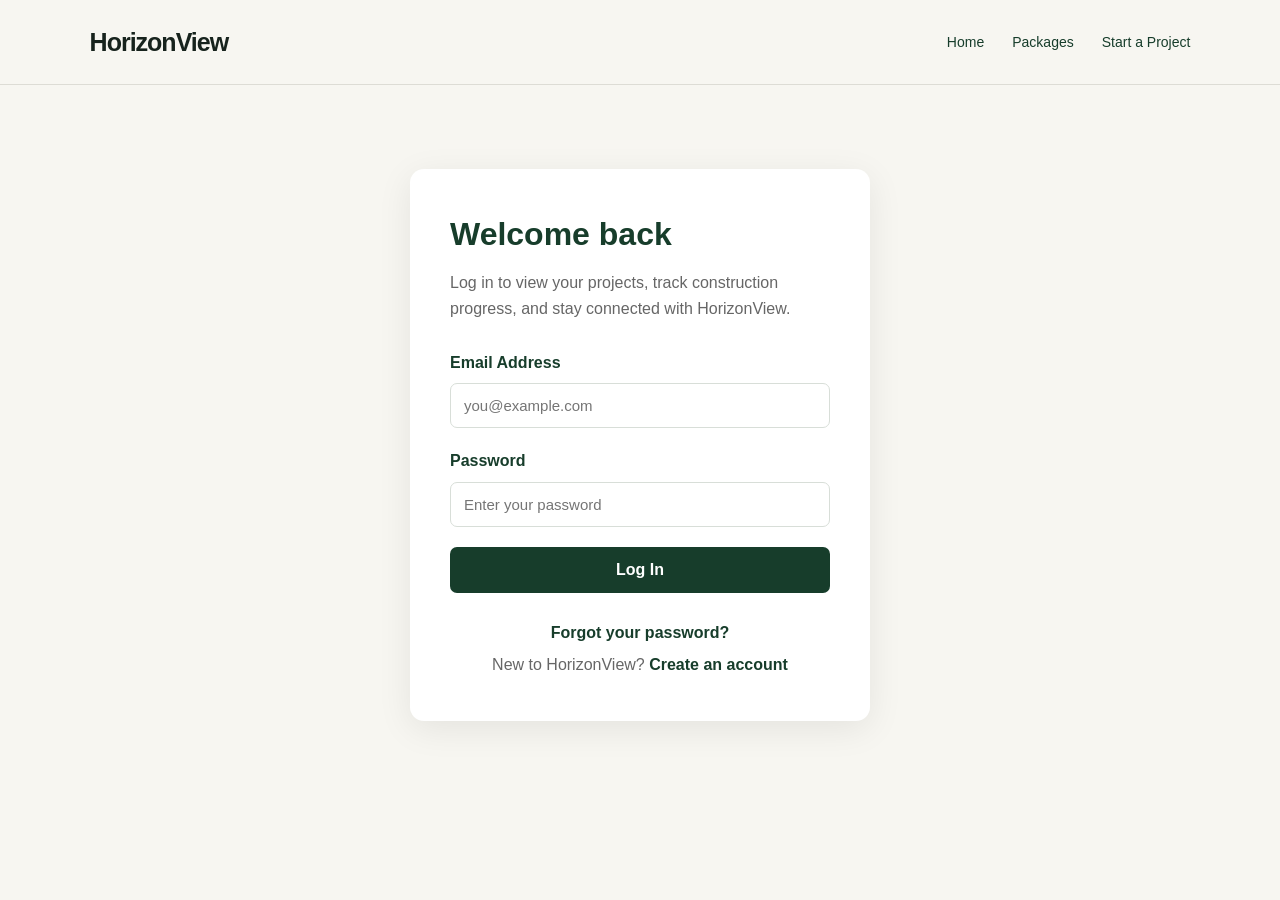
<file: login.html>
<!DOCTYPE html>
<html lang="en">
<head>
    <meta charset="UTF-8">
    <meta name="viewport" content="width=device-width, initial-scale=1.0">
    <title>Login | HorizonView</title>
    <link rel="icon" type="image/svg+xml" href="/images/favicon.svg">
    <link rel="stylesheet" href="css/style.css">
    <style>
        .login-section {
            min-height: 80vh;
            display: flex;
            justify-content: center;
            align-items: center;
            padding: 60px 20px;
            background: #f7f6f1;
        }

        .login-card {
            width: 100%;
            max-width: 460px;
            padding: 40px;
            background: white;
            border-radius: 14px;
            box-shadow: 0 8px 35px rgba(0, 0, 0, 0.08);
        }

        .login-card h1 {
            color: #173d2b;
            margin-bottom: 10px;
            font-size: 32px;
        }

        .login-intro {
            color: #666;
            margin-bottom: 28px;
            line-height: 1.6;
        }

        .login-form label {
            display: block;
            margin-bottom: 8px;
            font-weight: 600;
            color: #173d2b;
        }

        .login-form input {
            width: 100%;
            padding: 13px;
            margin-bottom: 20px;
            border: 1px solid #d8ded8;
            border-radius: 7px;
            font-size: 15px;
            box-sizing: border-box;
        }

        .login-form input:focus {
            outline: 2px solid #a8c5ae;
            border-color: #173d2b;
        }

        .login-submit {
            width: 100%;
            padding: 14px;
            border: none;
            border-radius: 7px;
            background: #173d2b;
            color: white;
            font-size: 16px;
            font-weight: 600;
            cursor: pointer;
        }

        .login-submit:hover {
            background: #24583d;
        }

        .login-links {
            text-align: center;
            margin-top: 24px;
            color: #666;
            line-height: 2;
        }

        .login-links a {
            color: #173d2b;
            font-weight: 600;
            text-decoration: none;
        }

        .login-message {
            margin-top: 15px;
            color: #9b3a24;
            font-size: 14px;
        }

        @media (max-width: 500px) {
            .login-card {
                padding: 28px 22px;
            }
        }
    </style>
</head>
<body>

    <header class="navbar">
        <a href="index.html" class="logo">HorizonView</a>
        <nav>
            <a href="index.html">Home</a>
            <a href="packages.html">Packages</a>
            <a href="start-project.html">Start a Project</a>
        </nav>
    </header>

    <main class="login-section">
        <section class="login-card">
            <h1>Welcome back</h1>
            <p class="login-intro">
                Log in to view your projects, track construction progress,
                and stay connected with HorizonView.
            </p>

            <form class="login-form" id="loginForm">
                <label for="email">Email Address</label>
                <input
                    type="email"
                    id="email"
                    name="email"
                    placeholder="you@example.com"
                    autocomplete="email"
                    required
                >

                <label for="password">Password</label>
                <input
                    type="password"
                    id="password"
                    name="password"
                    placeholder="Enter your password"
                    autocomplete="current-password"
                    required
                >

                <button type="submit" class="login-submit">Log In</button>

                <p id="loginMessage" class="login-message" role="status"></p>
            </form>

            <div class="login-links">
                <p><a href="forgot-password.html">Forgot your password?</a></p>
                <p>New to HorizonView? <a href="register.html">Create an account</a></p>
            </div>
        </section>
    </main>

    <script>
        const loginForm = document.getElementById("loginForm");
        const loginMessage = document.getElementById("loginMessage");
        const loginButton = loginForm.querySelector("button[type=submit]");

        loginForm.addEventListener("submit", async function(event) {
            event.preventDefault();

            const email = document.getElementById("email").value.trim();
            const password = document.getElementById("password").value;

            loginButton.disabled = true;
            loginMessage.textContent = "Checking your details...";

            try {
                const response = await fetch("/api/login", {
                    method: "POST",
                    headers: { "Content-Type": "application/json" },
                    body: JSON.stringify({ email: email, password: password })
                });

                if (response.ok) {
                    window.location.href = "/dashboard";
                    return;
                }

                let data = null;
                try {
                    data = await response.json();
                } catch (parseError) {
                    data = null;
                }

                loginMessage.textContent = data && data.message
                    ? data.message
                    : "Log in failed. Please try again.";

            } catch (networkError) {
                loginMessage.textContent =
                    "Could not reach the HorizonView server. If you are running the site yourself, make sure the server is started.";
            } finally {
                loginButton.disabled = false;
            }
        });

        // "Forgot your password?" is now a real page (see the link
        // above); no stub needed here.
    </script>

</body>
</html>
</file>
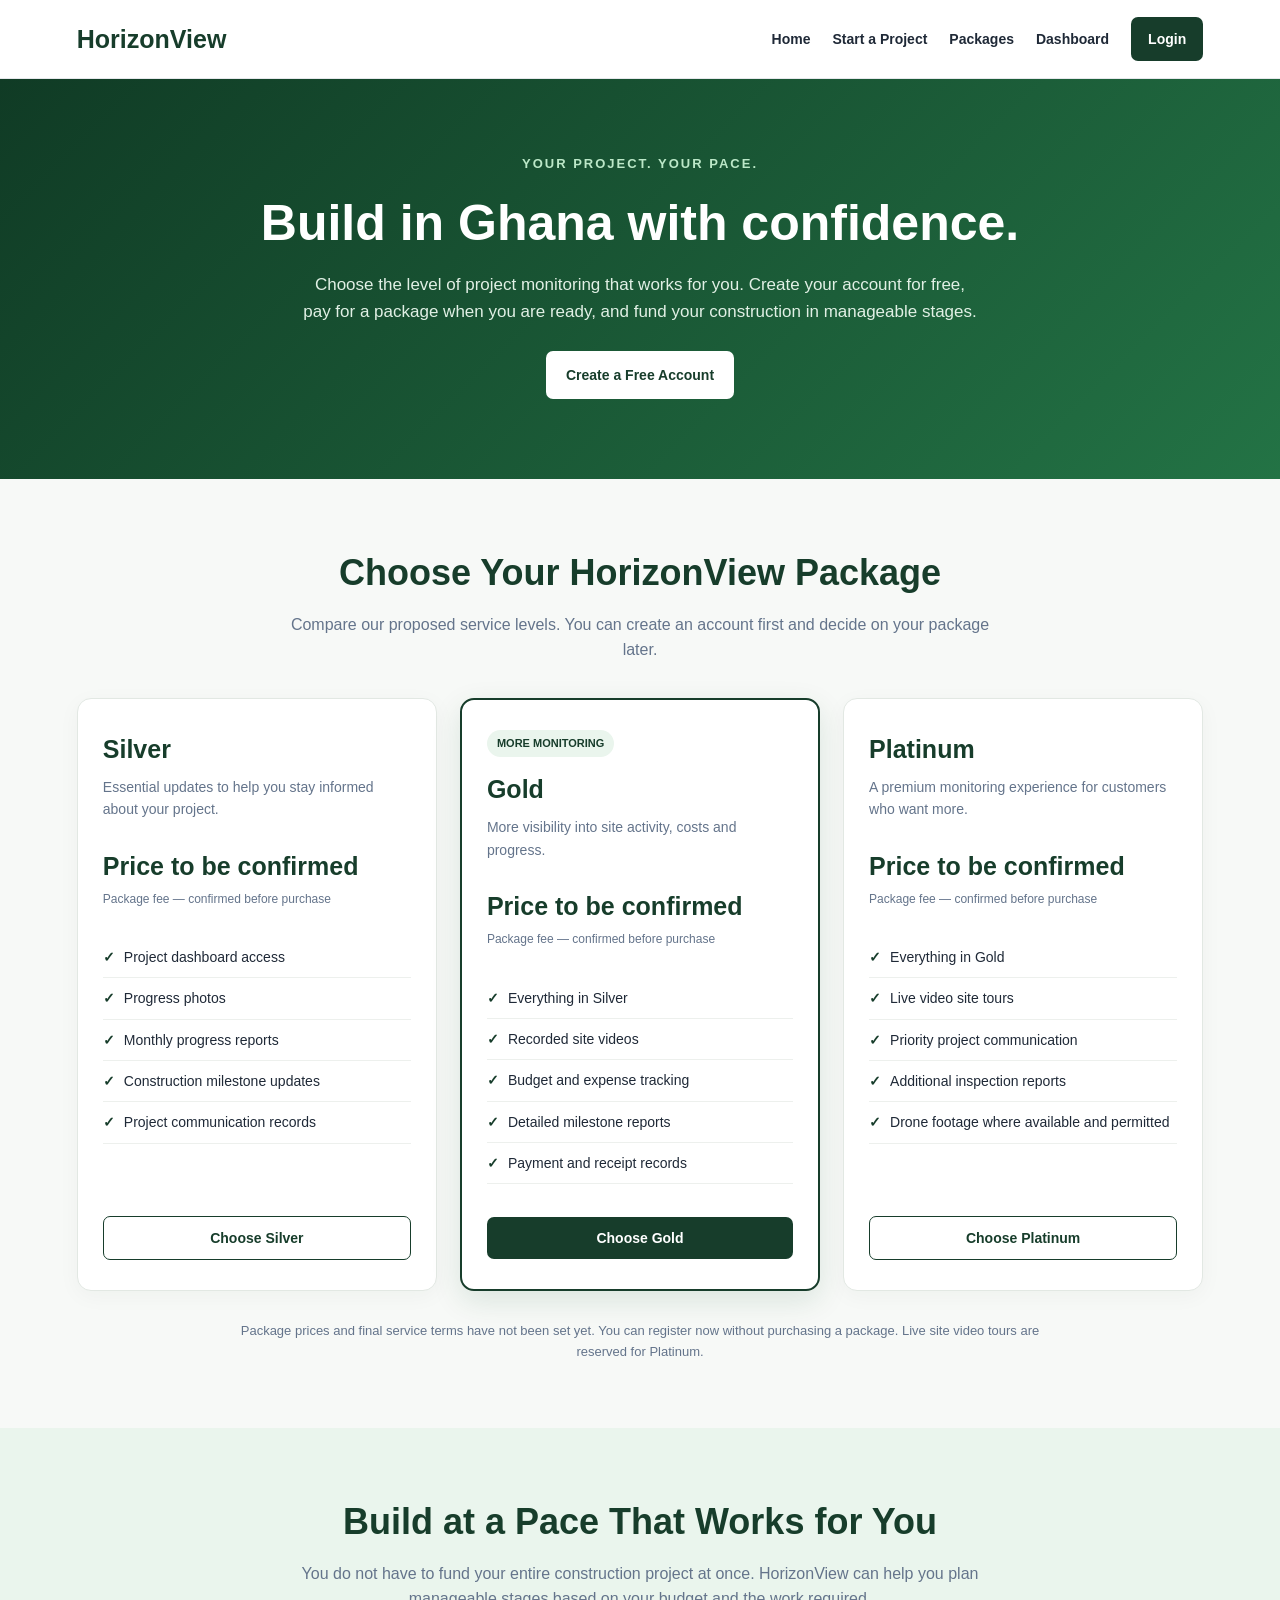
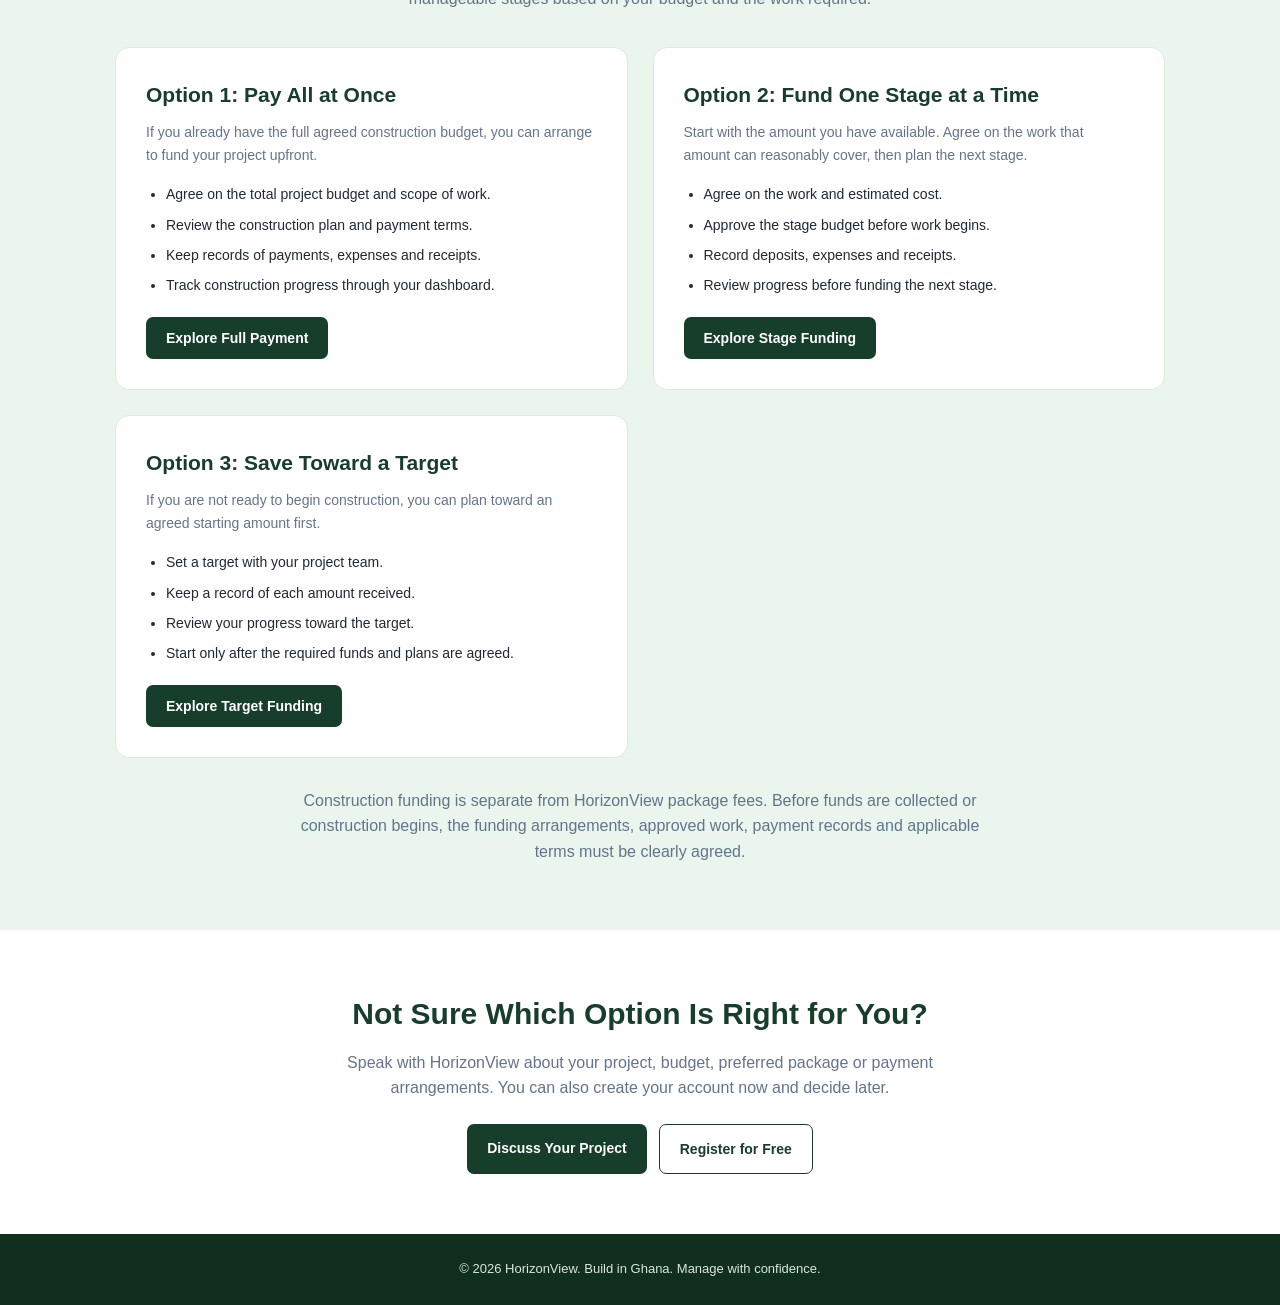
<file: packages.html>
<!DOCTYPE html>
<html lang="en">
<head>
    <meta charset="UTF-8">
    <meta name="viewport" content="width=device-width, initial-scale=1.0">
    <title>Packages | HorizonView</title>
    <link rel="icon" type="image/svg+xml" href="/images/favicon.svg">
    <link rel="stylesheet" href="css/packages.css">
</head>

<body>

<header>
    <a href="index.html" class="logo">HorizonView</a>

    <nav>
        <a href="index.html">Home</a>
        <a href="start-project.html">Start a Project</a>
        <a href="packages.html">Packages</a>
        <a href="dashboard.html">Dashboard</a>
        <a href="login.html" class="nav-button">Login</a>
    </nav>
</header>

<section class="hero">
    <div class="eyebrow">Your project. Your pace.</div>

    <h1>Build in Ghana with confidence.</h1>

    <p>
        Choose the level of project monitoring that works for you.
        Create your account for free, pay for a package when you are ready,
        and fund your construction in manageable stages.
    </p>

    <a href="register.html" class="button button-light">
        Create a Free Account
    </a>
</section>

<section class="section">
    <div class="section-heading">
        <h2>Choose Your HorizonView Package</h2>
        <p>
            Compare our proposed service levels. You can create an account
            first and decide on your package later.
        </p>
    </div>

    <div class="package-grid">

        <article class="package-card">
            <h3>Silver</h3>
            <p class="package-description">
                Essential updates to help you stay informed about your project.
            </p>

            <div class="price">Price to be confirmed</div>
            <div class="price-note">Package fee — confirmed before purchase</div>

            <ul>
                <li>Project dashboard access</li>
                <li>Progress photos</li>
                <li>Monthly progress reports</li>
                <li>Construction milestone updates</li>
                <li>Project communication records</li>
            </ul>

            <button class="button button-outline"
                    onclick="choosePackage('Silver')">
                Choose Silver
            </button>
        </article>

        <article class="package-card featured">
            <div class="popular">More Monitoring</div>

            <h3>Gold</h3>
            <p class="package-description">
                More visibility into site activity, costs and progress.
            </p>

            <div class="price">Price to be confirmed</div>
            <div class="price-note">Package fee — confirmed before purchase</div>

            <ul>
                <li>Everything in Silver</li>
                <li>Recorded site videos</li>
                <li>Budget and expense tracking</li>
                <li>Detailed milestone reports</li>
                <li>Payment and receipt records</li>
            </ul>

            <button class="button button-green"
                    onclick="choosePackage('Gold')">
                Choose Gold
            </button>
        </article>

        <article class="package-card">
            <h3>Platinum</h3>
            <p class="package-description">
                A premium monitoring experience for customers who want more.
            </p>

            <div class="price">Price to be confirmed</div>
            <div class="price-note">Package fee — confirmed before purchase</div>

            <ul>
                <li>Everything in Gold</li>
                <li>Live video site tours</li>
                <li>Priority project communication</li>
                <li>Additional inspection reports</li>
                <li>Drone footage where available and permitted</li>
            </ul>

            <button class="button button-outline"
                    onclick="choosePackage('Platinum')">
                Choose Platinum
            </button>
        </article>

    </div>

    <p class="payment-note">
        Package prices and final service terms have not been set yet.
        You can register now without purchasing a package.
        Live site video tours are reserved for Platinum.
    </p>
</section>

<section class="section funding-section">
    <div class="section-heading">
        <h2>Build at a Pace That Works for You</h2>
        <p>
            You do not have to fund your entire construction project at once.
            HorizonView can help you plan manageable stages based on your
            budget and the work required.
        </p>
    </div>

    <div class="funding-grid">

         <article class="funding-card">
            <h3>Option 1: Pay All at Once</h3>

            <p>
                If you already have the full agreed construction budget,
                you can arrange to fund your project upfront.
            </p>

            <ul>
                <li>Agree on the total project budget and scope of work.</li>
                <li>Review the construction plan and payment terms.</li>
                <li>Keep records of payments, expenses and receipts.</li>
                <li>Track construction progress through your dashboard.</li>
            </ul>

            <button class="button button-green"
                    onclick="chooseFunding('Full upfront funding')">
                Explore Full Payment
            </button>
        </article>

        <article class="funding-card">
            <h3>Option 2: Fund One Stage at a Time</h3>

            <p>
                Start with the amount you have available. Agree on the work
                that amount can reasonably cover, then plan the next stage.
            </p>

            <ul>
                <li>Agree on the work and estimated cost.</li>
                <li>Approve the stage budget before work begins.</li>
                <li>Record deposits, expenses and receipts.</li>
                <li>Review progress before funding the next stage.</li>
            </ul>

            <button class="button button-green"
                    onclick="chooseFunding('Stage-by-stage funding')">
                Explore Stage Funding
            </button>
        </article>

        <article class="funding-card">
            <h3>Option 3: Save Toward a Target</h3>

            <p>
                If you are not ready to begin construction, you can plan
                toward an agreed starting amount first.
            </p>

            <ul>
                <li>Set a target with your project team.</li>
                <li>Keep a record of each amount received.</li>
                <li>Review your progress toward the target.</li>
                <li>Start only after the required funds and plans are agreed.</li>
            </ul>

            <button class="button button-green"
                    onclick="chooseFunding('Save toward a target')">
                Explore Target Funding
            </button>
        </article>

    </div>

    <div class="section-heading" style="margin-top: 30px; margin-bottom: 0;">
        <p>
            Construction funding is separate from HorizonView package fees.
            Before funds are collected or construction begins, the funding
            arrangements, approved work, payment records and applicable
            terms must be clearly agreed.
        </p>
    </div>
</section>

<section class="contact-section">
    <h2>Not Sure Which Option Is Right for You?</h2>

    <p>
        Speak with HorizonView about your project, budget, preferred
        package or payment arrangements. You can also create your account
        now and decide later.
    </p>

    <div class="contact-buttons">
        <a href="start-project.html" class="button button-green">
            Discuss Your Project
        </a>

        <a href="register.html" class="button button-outline">
            Register for Free
        </a>
    </div>

    <div id="notice" class="notice" role="status" aria-live="polite"></div>
</section>

<footer>
    <p>© 2026 HorizonView. Build in Ghana. Manage with confidence.</p>
</footer>

<script>
    function showNotice(message) {
        const notice = document.getElementById("notice");
        notice.textContent = message;
        notice.style.display = "block";
        notice.scrollIntoView({ behavior: "smooth", block: "center" });
    }

    function choosePackage(packageName) {
        showNotice(
            "You selected " + packageName +
            ". Package prices and online payment will be connected after " +
            "we set the final prices and build the secure payment system. " +
            "You can register for free or discuss your project now."
        );
    }

    function chooseFunding(method) {
        showNotice(
            "You selected " + method +
            ". This funding option will be set up after we connect the " +
            "project records and secure payment system. No payment has been taken."
        );
    }
</script>

</body>
</html>
</file>
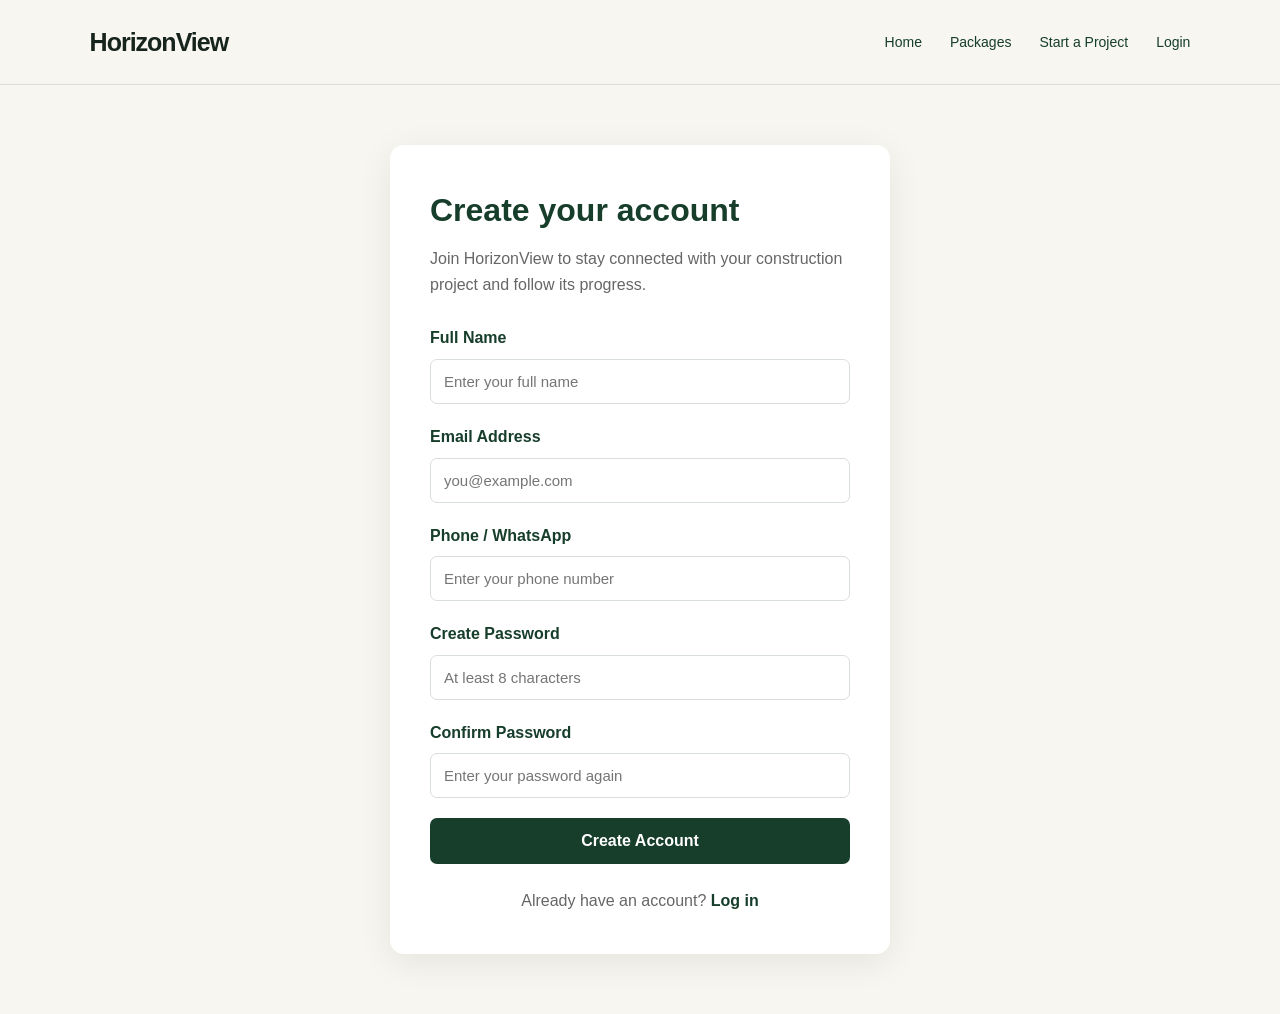
<file: register.html>
<!DOCTYPE html>
<html lang="en">
<head>
    <meta charset="UTF-8">
    <meta name="viewport" content="width=device-width, initial-scale=1.0">
    <title>Create Account | HorizonView</title>
    <link rel="icon" type="image/svg+xml" href="/images/favicon.svg">
    <link rel="stylesheet" href="css/style.css">

    <style>
        .register-section {
            min-height: 80vh;
            display: flex;
            justify-content: center;
            align-items: center;
            padding: 60px 20px;
            background: #f7f6f1;
        }

        .register-card {
            width: 100%;
            max-width: 500px;
            padding: 40px;
            background: white;
            border-radius: 14px;
            box-shadow: 0 8px 35px rgba(0, 0, 0, 0.08);
        }

        .register-card h1 {
            color: #173d2b;
            margin-bottom: 10px;
            font-size: 32px;
        }

        .register-intro {
            color: #666;
            margin-bottom: 28px;
            line-height: 1.6;
        }

        .register-form label {
            display: block;
            margin-bottom: 8px;
            font-weight: 600;
            color: #173d2b;
        }

        .register-form input {
            width: 100%;
            padding: 13px;
            margin-bottom: 20px;
            border: 1px solid #d8ded8;
            border-radius: 7px;
            font-size: 15px;
            box-sizing: border-box;
        }

        .register-form input:focus {
            outline: 2px solid #a8c5ae;
            border-color: #173d2b;
        }

        .register-submit {
            width: 100%;
            padding: 14px;
            border: none;
            border-radius: 7px;
            background: #173d2b;
            color: white;
            font-size: 16px;
            font-weight: 600;
            cursor: pointer;
        }

        .register-submit:hover {
            background: #24583d;
        }

        .register-links {
            text-align: center;
            margin-top: 24px;
            color: #666;
        }

        .register-links a {
            color: #173d2b;
            font-weight: 600;
            text-decoration: none;
        }

        .register-message {
            margin-top: 15px;
            color: #9b3a24;
            font-size: 14px;
            line-height: 1.5;
        }

        @media (max-width: 500px) {
            .register-card {
                padding: 28px 22px;
            }
        }
    </style>
</head>
<body>

    <header class="navbar">
        <a href="index.html" class="logo">HorizonView</a>

        <nav>
            <a href="index.html">Home</a>
            <a href="packages.html">Packages</a>
            <a href="start-project.html">Start a Project</a>
            <a href="login.html" class="login-btn">Login</a>
        </nav>
    </header>

    <main class="register-section">
        <section class="register-card">
            <h1>Create your account</h1>

            <p class="register-intro">
                Join HorizonView to stay connected with your construction
                project and follow its progress.
            </p>

            <form class="register-form" id="registerForm">
                <label for="fullName">Full Name</label>
                <input
                    type="text"
                    id="fullName"
                    name="fullName"
                    placeholder="Enter your full name"
                    autocomplete="name"
                    required
                >

                <label for="email">Email Address</label>
                <input
                    type="email"
                    id="email"
                    name="email"
                    placeholder="you@example.com"
                    autocomplete="email"
                    required
                >

                <label for="phone">Phone / WhatsApp</label>
                <input
                    type="tel"
                    id="phone"
                    name="phone"
                    placeholder="Enter your phone number"
                    autocomplete="tel"
                    required
                >

                <label for="password">Create Password</label>
                <input
                    type="password"
                    id="password"
                    name="password"
                    placeholder="At least 8 characters"
                    autocomplete="new-password"
                    minlength="8"
                    required
                >

                <label for="confirmPassword">Confirm Password</label>
                <input
                    type="password"
                    id="confirmPassword"
                    name="confirmPassword"
                    placeholder="Enter your password again"
                    autocomplete="new-password"
                    minlength="8"
                    required
                >

                <button type="submit" class="register-submit">
                    Create Account
                </button>

                <p id="registerMessage" class="register-message" role="status"></p>
            </form>

            <div class="register-links">
                Already have an account?
                <a href="login.html">Log in</a>
            </div>
        </section>
    </main>

    <script>
        const registerForm = document.getElementById("registerForm");
        const registerMessage = document.getElementById("registerMessage");
        const registerButton = registerForm.querySelector("button[type=submit]");

        registerForm.addEventListener("submit", async function(event) {
            event.preventDefault();

            const password = document.getElementById("password").value;
            const confirmPassword = document.getElementById("confirmPassword").value;
            const message = document.getElementById("registerMessage");

            if (password !== confirmPassword) {
                message.textContent = "Your passwords do not match. Please try again.";
                return;
            }

            registerButton.disabled = true;
            message.textContent = "Creating your account...";

            try {
                const response = await fetch("/api/register", {
                    method: "POST",
                    headers: { "Content-Type": "application/json" },
                    body: JSON.stringify({
                        full_name: document.getElementById("fullName").value.trim(),
                        email: document.getElementById("email").value.trim(),
                        phone: document.getElementById("phone").value.trim(),
                        password: password
                    })
                });

                let data = null;
                try {
                    data = await response.json();
                } catch (parseError) {
                    data = null;
                }

                if (response.ok) {
                    message.textContent = (data && data.message) ||
                        "Account created! You can log in now.";
                    registerForm.reset();
                    return;
                }

                if (data && data.errors) {
                    const firstError = Object.values(data.errors)[0];
                    message.textContent = firstError || data.message;
                } else {
                    message.textContent = (data && data.message) ||
                        "Account creation failed. Please try again.";
                }

            } catch (networkError) {
                message.textContent =
                    "Could not reach the HorizonView server. If you are running the site yourself, make sure the server is started.";
            } finally {
                registerButton.disabled = false;
            }
        });
    </script>

</body>
</html>
</file>
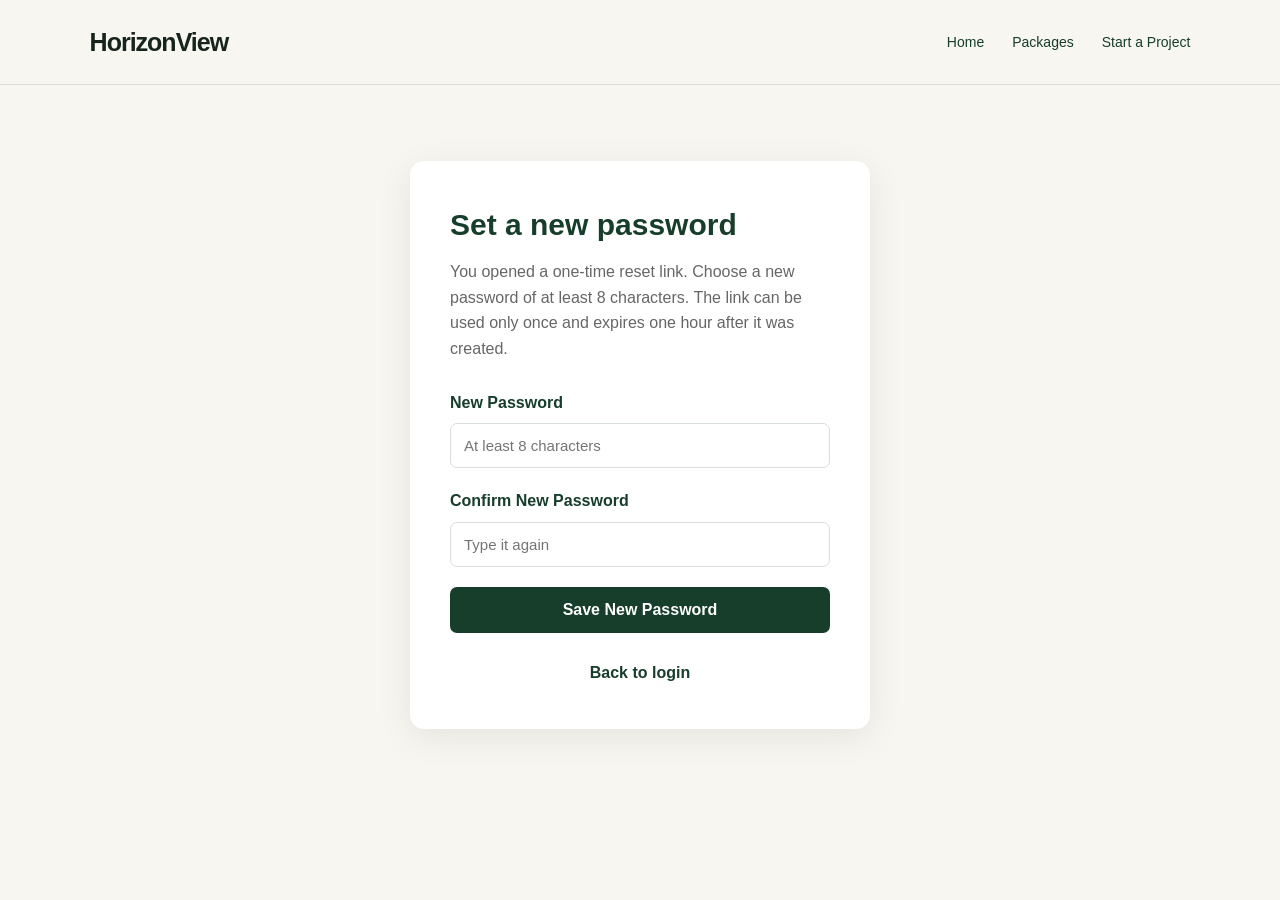
<file: reset-password.html>
<!DOCTYPE html>
<html lang="en">
<head>
    <meta charset="UTF-8">
    <meta name="viewport" content="width=device-width, initial-scale=1.0">
    <title>Set a New Password | HorizonView</title>
    <link rel="icon" type="image/svg+xml" href="/images/favicon.svg">
    <link rel="stylesheet" href="css/style.css">
    <style>
        .login-section {
            min-height: 80vh;
            display: flex;
            justify-content: center;
            align-items: center;
            padding: 60px 20px;
            background: #f7f6f1;
        }

        .login-card {
            width: 100%;
            max-width: 460px;
            padding: 40px;
            background: white;
            border-radius: 14px;
            box-shadow: 0 8px 35px rgba(0, 0, 0, 0.08);
        }

        .login-card h1 {
            color: #173d2b;
            margin-bottom: 10px;
            font-size: 30px;
        }

        .login-intro {
            color: #666;
            margin-bottom: 28px;
            line-height: 1.6;
        }

        .login-form label {
            display: block;
            margin-bottom: 8px;
            font-weight: 600;
            color: #173d2b;
        }

        .login-form input {
            width: 100%;
            padding: 13px;
            margin-bottom: 20px;
            border: 1px solid #d8ded8;
            border-radius: 7px;
            font-size: 15px;
            box-sizing: border-box;
        }

        .login-form input:focus {
            outline: 2px solid #a8c5ae;
            border-color: #173d2b;
        }

        .login-submit {
            width: 100%;
            padding: 14px;
            border: none;
            border-radius: 7px;
            background: #173d2b;
            color: white;
            font-size: 16px;
            font-weight: 600;
            cursor: pointer;
        }

        .login-submit:disabled {
            opacity: 0.6;
            cursor: wait;
        }

        .login-submit:hover {
            background: #24583d;
        }

        .login-links {
            text-align: center;
            margin-top: 24px;
            color: #666;
            line-height: 2;
        }

        .login-links a {
            color: #173d2b;
            font-weight: 600;
            text-decoration: none;
        }

        .login-message {
            margin-top: 15px;
            color: #9b3a24;
            font-size: 14px;
        }

        .login-message.ok {
            color: #173d2b;
            font-weight: 600;
        }

        @media (max-width: 500px) {
            .login-card {
                padding: 28px 22px;
            }
        }
    </style>
</head>
<body>

    <header class="navbar">
        <a href="index.html" class="logo">HorizonView</a>
        <nav>
            <a href="index.html">Home</a>
            <a href="packages.html">Packages</a>
            <a href="start-project.html">Start a Project</a>
        </nav>
    </header>

    <main class="login-section">
        <section class="login-card">
            <h1>Set a new password</h1>
            <p class="login-intro">
                You opened a one-time reset link. Choose a new password
                of at least 8 characters. The link can be used only
                once and expires one hour after it was created.
            </p>

            <form class="login-form" id="resetForm">
                <label for="newPassword">New Password</label>
                <input
                    type="password"
                    id="newPassword"
                    name="new_password"
                    placeholder="At least 8 characters"
                    autocomplete="new-password"
                    minlength="8"
                    maxlength="100"
                    required
                >

                <label for="confirmPassword">Confirm New Password</label>
                <input
                    type="password"
                    id="confirmPassword"
                    name="confirm_password"
                    placeholder="Type it again"
                    autocomplete="new-password"
                    minlength="8"
                    maxlength="100"
                    required
                >

                <button type="submit" class="login-submit">Save New Password</button>

                <p id="resetMessage" class="login-message" role="status"></p>
            </form>

            <div class="login-links">
                <p><a href="login.html">Back to login</a></p>
            </div>
        </section>
    </main>

    <script>
        const resetForm = document.getElementById("resetForm");
        const resetMessage = document.getElementById("resetMessage");
        const resetButton = resetForm.querySelector("button[type=submit]");

        resetForm.addEventListener("submit", async function(event) {
            event.preventDefault();

            const newPassword = document.getElementById("newPassword").value;
            const confirmPassword = document.getElementById("confirmPassword").value;

            resetMessage.textContent = "";

            if (newPassword !== confirmPassword) {
                resetMessage.textContent = "The two passwords are not the same. Please type them again.";
                return;
            }

            resetButton.disabled = true;
            resetMessage.textContent = "Saving your new password...";

            // The token arrives as ?token=... at the end of the link
            // the administrator handed over.
            const params = new URLSearchParams(window.location.search);
            const token = params.get("token") || "";

            try {
                const response = await fetch("/api/reset-password", {
                    method: "POST",
                    headers: { "Content-Type": "application/json" },
                    body: JSON.stringify({
                        token: token,
                        new_password: newPassword
                    })
                });

                let data = null;
                try {
                    data = await response.json();
                } catch (parseError) {
                    data = null;
                }

                if (response.ok) {
                    resetMessage.classList.add("ok");
                    resetMessage.textContent = data && data.message
                        ? data.message
                        : "Password changed.";
                    resetForm.reset();
                    // Do not leave a consumed token in the address bar.
                    window.history.replaceState(null, "", "/reset-password.html");
                    return;
                }

                resetMessage.textContent = data && data.message
                    ? data.message
                    : "Reset failed. Please try again.";

            } catch (networkError) {
                resetMessage.textContent =
                    "Could not reach the HorizonView server. If you are running the site yourself, make sure the server is started.";
            } finally {
                resetButton.disabled = false;
            }
        });
    </script>

</body>
</html>
</file>
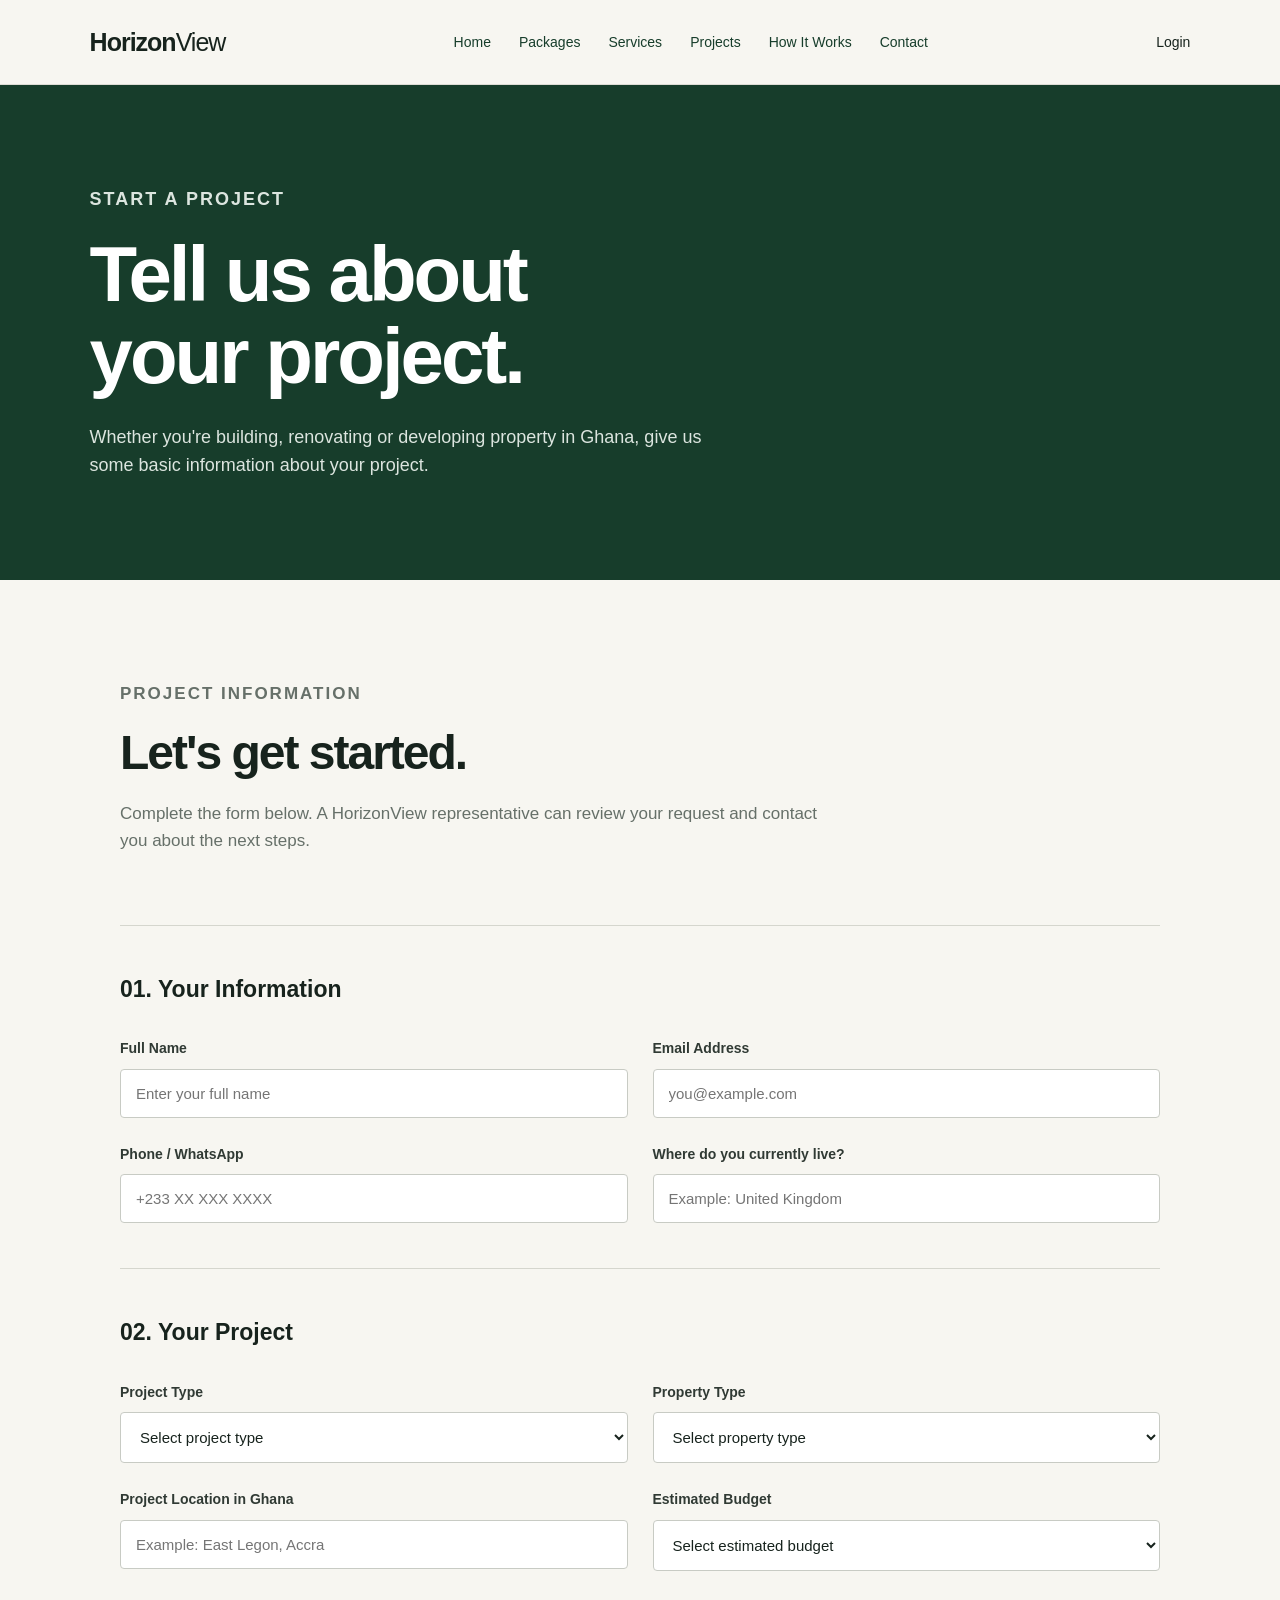
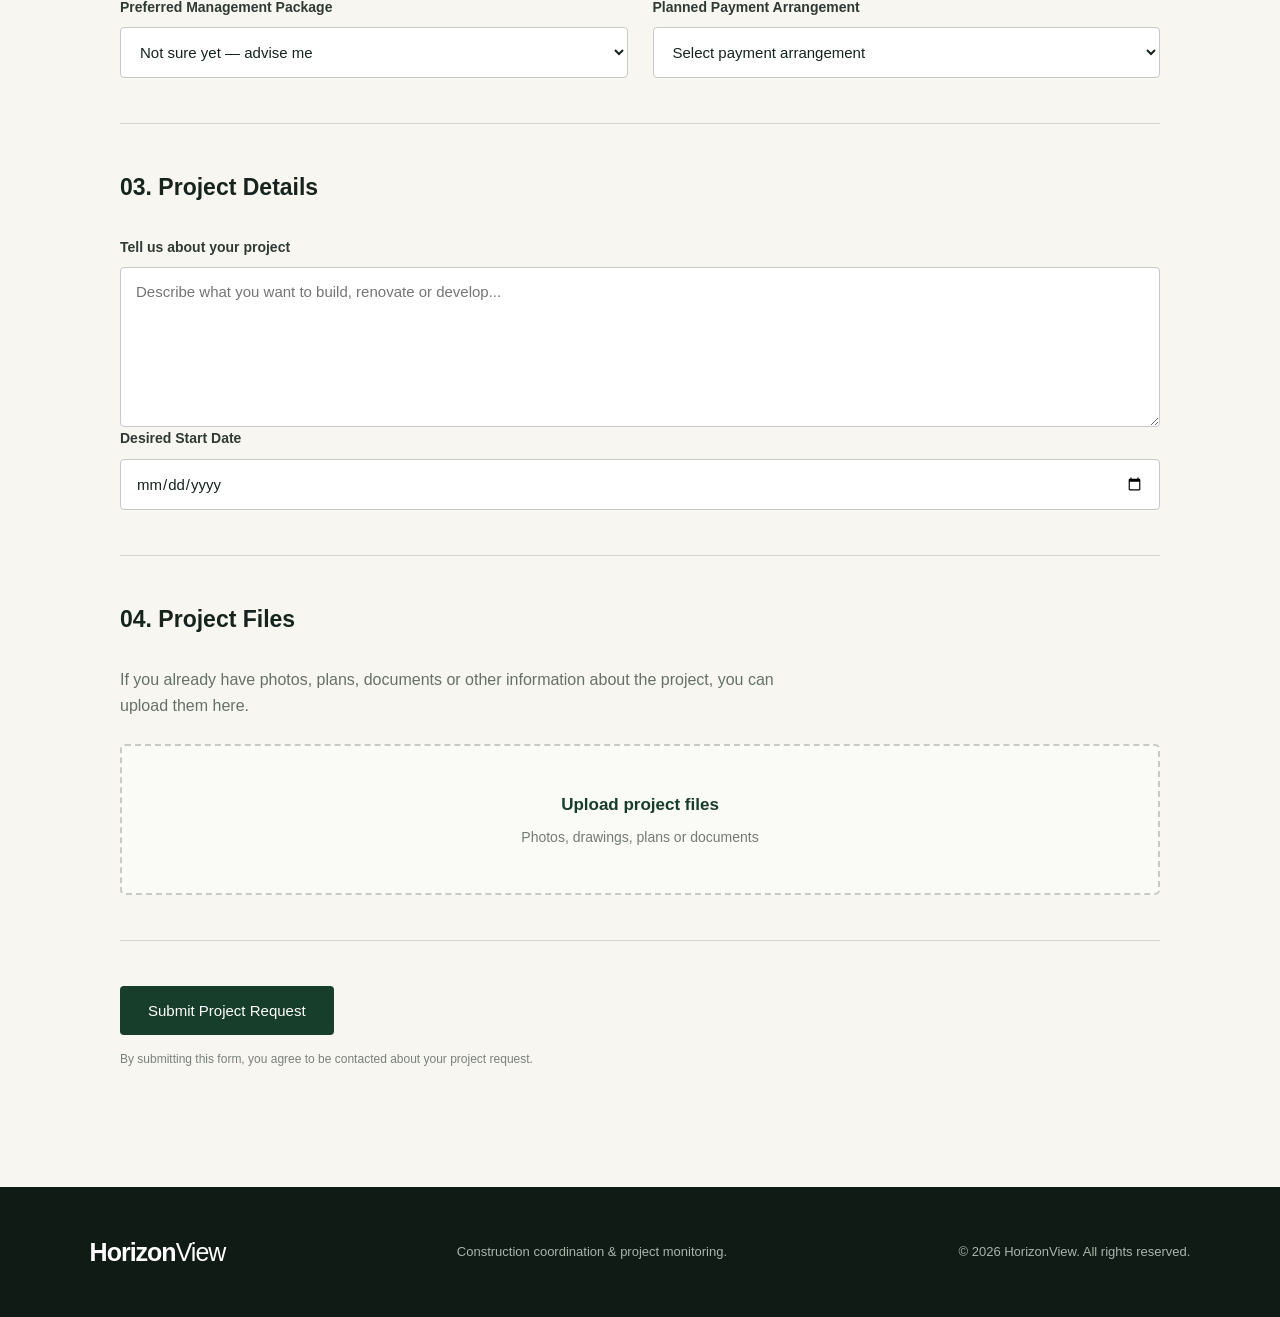
<file: start-project.html>
<!DOCTYPE html>

<html lang="en">

<head>

<meta charset="UTF-8">

<meta name="viewport" content="width=device-width, initial-scale=1.0">

<title>Start a Project | HorizonView</title>
    <link rel="icon" type="image/svg+xml" href="/images/favicon.svg">

<link rel="stylesheet" href="css/style.css">

<link rel="stylesheet" href="css/project.css">

</head>

<body>

<!-- NAVIGATION -->

<header class="navbar">

    <div class="logo">
        Horizon<span>View</span>
    </div>


    <nav>

        <a href="index.html">
            Home
        </a>

        <a href="packages.html">
            Packages
        </a>

        <a href="index.html#services">
            Services
        </a>

        <a href="index.html#projects">
            Projects
        </a>

        <a href="index.html#how-it-works">
            How It Works
        </a>

        <a href="index.html#contact">
            Contact
        </a>

    </nav>


    <div class="nav-buttons">

        <a href="login.html" class="login-btn">
     Login
       </a>

    </div>

</header>



<!-- PAGE HEADER -->

<section class="project-header">

    <div class="project-header-content">

        <p class="section-label">
            START A PROJECT
        </p>

        <h1>
            Tell us about<br>
            your project.
        </h1>

        <p>
            Whether you're building, renovating or
            developing property in Ghana, give us
            some basic information about your project.
        </p>

    </div>

</section>



<!-- PROJECT FORM -->

<main class="project-container">


    <div class="form-introduction">

        <p class="section-label">
            PROJECT INFORMATION
        </p>

        <h2>
            Let's get started.
        </h2>

        <p>
            Complete the form below. A HorizonView
            representative can review your request
            and contact you about the next steps.
        </p>

    </div>



    <form class="project-form" id="projectForm">


        <!-- PERSONAL INFORMATION -->

        <div class="form-section">

            <h3>
                01. Your Information
            </h3>


            <div class="form-grid">


                <div class="form-group">

                    <label for="full-name">
                        Full Name
                    </label>

                    <input
                        type="text"
                        id="full-name"
                        name="full_name"
                        placeholder="Enter your full name"
                        required
                    >

                </div>



                <div class="form-group">

                    <label for="email">
                        Email Address
                    </label>

                    <input
                        type="email"
                        id="email"
                        name="email"
                        placeholder="you@example.com"
                        required
                    >

                </div>



                <div class="form-group">

                    <label for="phone">
                        Phone / WhatsApp
                    </label>

                    <input
                        type="tel"
                        id="phone"
                        name="phone"
                        placeholder="+233 XX XXX XXXX"
                        required
                    >

                </div>



                <div class="form-group">

                    <label for="country">
                        Where do you currently live?
                    </label>

                    <input
                        type="text"
                        id="country"
                        name="country"
                        placeholder="Example: United Kingdom"
                    >

                </div>


            </div>

        </div>



        <!-- PROJECT INFORMATION -->

        <div class="form-section">

            <h3>
                02. Your Project
            </h3>


            <div class="form-grid">


                <div class="form-group">

                    <label for="project-type">
                        Project Type
                    </label>

                    <select
                        id="project-type"
                        name="project_type"
                        required
                    >

                        <option value="">
                            Select project type
                        </option>

                        <option value="construction">
                            New Construction
                        </option>

                        <option value="renovation">
                            Renovation
                        </option>

                        <option value="property-development">
                            Property Development
                        </option>

                        <option value="site-monitoring">
                            Site Monitoring
                        </option>

                        <option value="other">
                            Other
                        </option>

                    </select>

                </div>



                <div class="form-group">

                    <label for="property-type">
                        Property Type
                    </label>

                    <select
                        id="property-type"
                        name="property_type"
                    >

                        <option value="">
                            Select property type
                        </option>

                        <option value="house">
                            House
                        </option>

                        <option value="apartment">
                            Apartment
                        </option>

                        <option value="commercial">
                            Commercial Property
                        </option>

                        <option value="land">
                            Land Development
                        </option>

                        <option value="other">
                            Other
                        </option>

                    </select>

                </div>



                <div class="form-group">

                    <label for="location">
                        Project Location in Ghana
                    </label>

                    <input
                        type="text"
                        id="location"
                        name="location"
                        placeholder="Example: East Legon, Accra"
                        required
                    >

                </div>



                <div class="form-group">

                    <label for="budget">
                        Estimated Budget
                    </label>

                    <select
                        id="budget"
                        name="budget"
                    >

                        <option value="">
                            Select estimated budget
                        </option>

                        <option value="under-100k">
                            Under GH₵100,000
                        </option>

                        <option value="100k-250k">
                            GH₵100,000 – GH₵250,000
                        </option>

                        <option value="250k-500k">
                            GH₵250,000 – GH₵500,000
                        </option>

                        <option value="500k-1m">
                            GH₵500,000 – GH₵1,000,000
                        </option>

                        <option value="over-1m">
                            Over GH₵1,000,000
                        </option>

                        <option value="not-sure">
                            I'm not sure yet
                        </option>

                    </select>

                </div>



                <div class="form-group">

                    <label for="preferred-package">
                        Preferred Management Package
                    </label>

                    <select
                        id="preferred-package"
                        name="preferred_package"
                    >

                        <option value="">
                            Not sure yet — advise me
                        </option>

                        <option value="silver">
                            Silver — photos and reports
                        </option>

                        <option value="gold">
                            Gold — videos and budget tracking
                        </option>

                        <option value="platinum">
                            Platinum — everything plus live site tours
                        </option>

                    </select>

                </div>



                <div class="form-group">

                    <label for="payment-arrangement">
                        Planned Payment Arrangement
                    </label>

                    <select
                        id="payment-arrangement"
                        name="payment_arrangement"
                    >

                        <option value="">
                            Select payment arrangement
                        </option>

                        <option value="pay-all-at-once">
                            Pay all at once
                        </option>

                        <option value="stage-by-stage">
                            Pay stage by stage
                        </option>

                        <option value="save-toward-target">
                            Save toward a target
                        </option>

                        <option value="discuss-later">
                            I'd like to discuss options
                        </option>

                    </select>

                </div>


            </div>

        </div>



        <!-- PROJECT DETAILS -->

        <div class="form-section">

            <h3>
                03. Project Details
            </h3>


            <div class="form-group">

                <label for="description">
                    Tell us about your project
                </label>

                <textarea
                    id="description"
                    name="description"
                    rows="7"
                    placeholder="Describe what you want to build, renovate or develop..."
                ></textarea>

            </div>


            <div class="form-group">

                <label for="start-date">
                    Desired Start Date
                </label>

                <input
                    type="date"
                    id="start-date"
                    name="start_date"
                >

            </div>

        </div>



        <!-- FILE UPLOAD -->

        <div class="form-section">

            <h3>
                04. Project Files
            </h3>


            <p class="upload-description">

                If you already have photos, plans,
                documents or other information about
                the project, you can upload them here.

            </p>


            <div class="upload-box">

                <input
                    type="file"
                    id="project-files"
                    name="project_files"
                    multiple
                >

                <label for="project-files">

                    <strong>
                        Upload project files
                    </strong>

                    <span>
                        Photos, drawings, plans or documents
                    </span>

                </label>

            </div>

        </div>



        <!-- SUBMIT -->

        <div class="form-submit">

            <button
                type="submit"
                class="submit-btn"
                id="submitButton"
            >
                Submit Project Request
            </button>


            <p>
                By submitting this form,
                you agree to be contacted about
                your project request.
            </p>

        </div>

        <div id="projectResponse" class="form-response" hidden>

            <h3 id="responseTitle"></h3>

            <p id="responseIntro"></p>

            <p>
                <strong>What you entered (from this page only):</strong>
            </p>

            <ul id="responseSummary"></ul>

            <p class="response-note" id="responseNote"></p>

        </div>

        <p id="projectMessage" class="form-message" role="status" aria-live="polite"></p>


    </form>

</main>



<!-- FOOTER -->

<footer>

    <div class="logo">
        Horizon<span>View</span>
    </div>

    <p>
        Construction coordination & project monitoring.
    </p>

    <p>
        © 2026 HorizonView. All rights reserved.
    </p>

</footer>

<script>

    const projectForm = document.getElementById("projectForm");
    const projectMessage = document.getElementById("projectMessage");

    // Returns the visible text of the matching <option>, so the
    // summary reads in natural language instead of raw values.
    function optionText(select, value) {
        if (!value) {
            return "Not provided";
        }
        const match = select ? select.querySelector('option[value="' + value + '"]') : null;
        return match ? match.textContent.trim() : value;
    }

    function showResponse(data) {
        const response = document.getElementById("projectResponse");

        document.getElementById("responseTitle").textContent =
            "Request noted — not sent anywhere yet.";

        document.getElementById("responseIntro").textContent =
            "Thank you, " + data.get("full_name") + ". This website does not have a connected server yet, so your project details have not left this browser page. No request has reached HorizonView.";

        const summary = document.getElementById("responseSummary");
        summary.textContent = "";

        // Summary built line by line using textContent only,
        // so no HTML can be injected through the form.
        function addRow(label, value) {
            const li = document.createElement("li");
            li.textContent = label + ": " + value;
            summary.appendChild(li);
        }

        addRow("Full name", data.get("full_name"));
        addRow("Email", data.get("email"));
        addRow("Phone / WhatsApp", data.get("phone"));
        addRow("Where you currently live", data.get("country") || "Not provided");
        addRow("Project type", optionText(projectForm.elements["project_type"], data.get("project_type")));
        addRow("Property type", optionText(projectForm.elements["property_type"], data.get("property_type")));
        addRow("Project location", data.get("location"));
        addRow("Estimated budget", optionText(projectForm.elements["budget"], data.get("budget")));
        addRow("Preferred package", optionText(projectForm.elements["preferred_package"], data.get("preferred_package")));
        addRow("Payment arrangement", optionText(projectForm.elements["payment_arrangement"], data.get("payment_arrangement")));
        addRow("Desired start date", data.get("start_date") || "Not provided");

        const details = (data.get("description") || "").trim();
        addRow("Project description", details ? details : "Not provided");

        document.getElementById("responseNote").textContent =
            "Once the secure backend is connected, here is what happens next: (1) a HorizonView representative reviews your request; (2) you are contacted to confirm the scope, budget, package and payment arrangement; (3) only after agreements are confirmed does any work or payment begin.";

        response.hidden = false;
        response.scrollIntoView({ behavior: "smooth", block: "center" });
    }

    projectForm.addEventListener("submit", function (event) {
        event.preventDefault();

        const data = new FormData(projectForm);

        // Server-side validation will be the real security boundary later.
        // This client-side check is only for quick feedback.
        if (!data.get("full_name") || !data.get("email") || !data.get("phone")
            || !data.get("project_type") || !data.get("location")) {
            projectMessage.textContent =
                "Please complete the required fields before submitting.";
            projectMessage.scrollIntoView({ behavior: "smooth", block: "center" });
            return;
        }

        projectMessage.textContent = "";
        showResponse(data);
    });

</script>

</body>

</html>
</file>
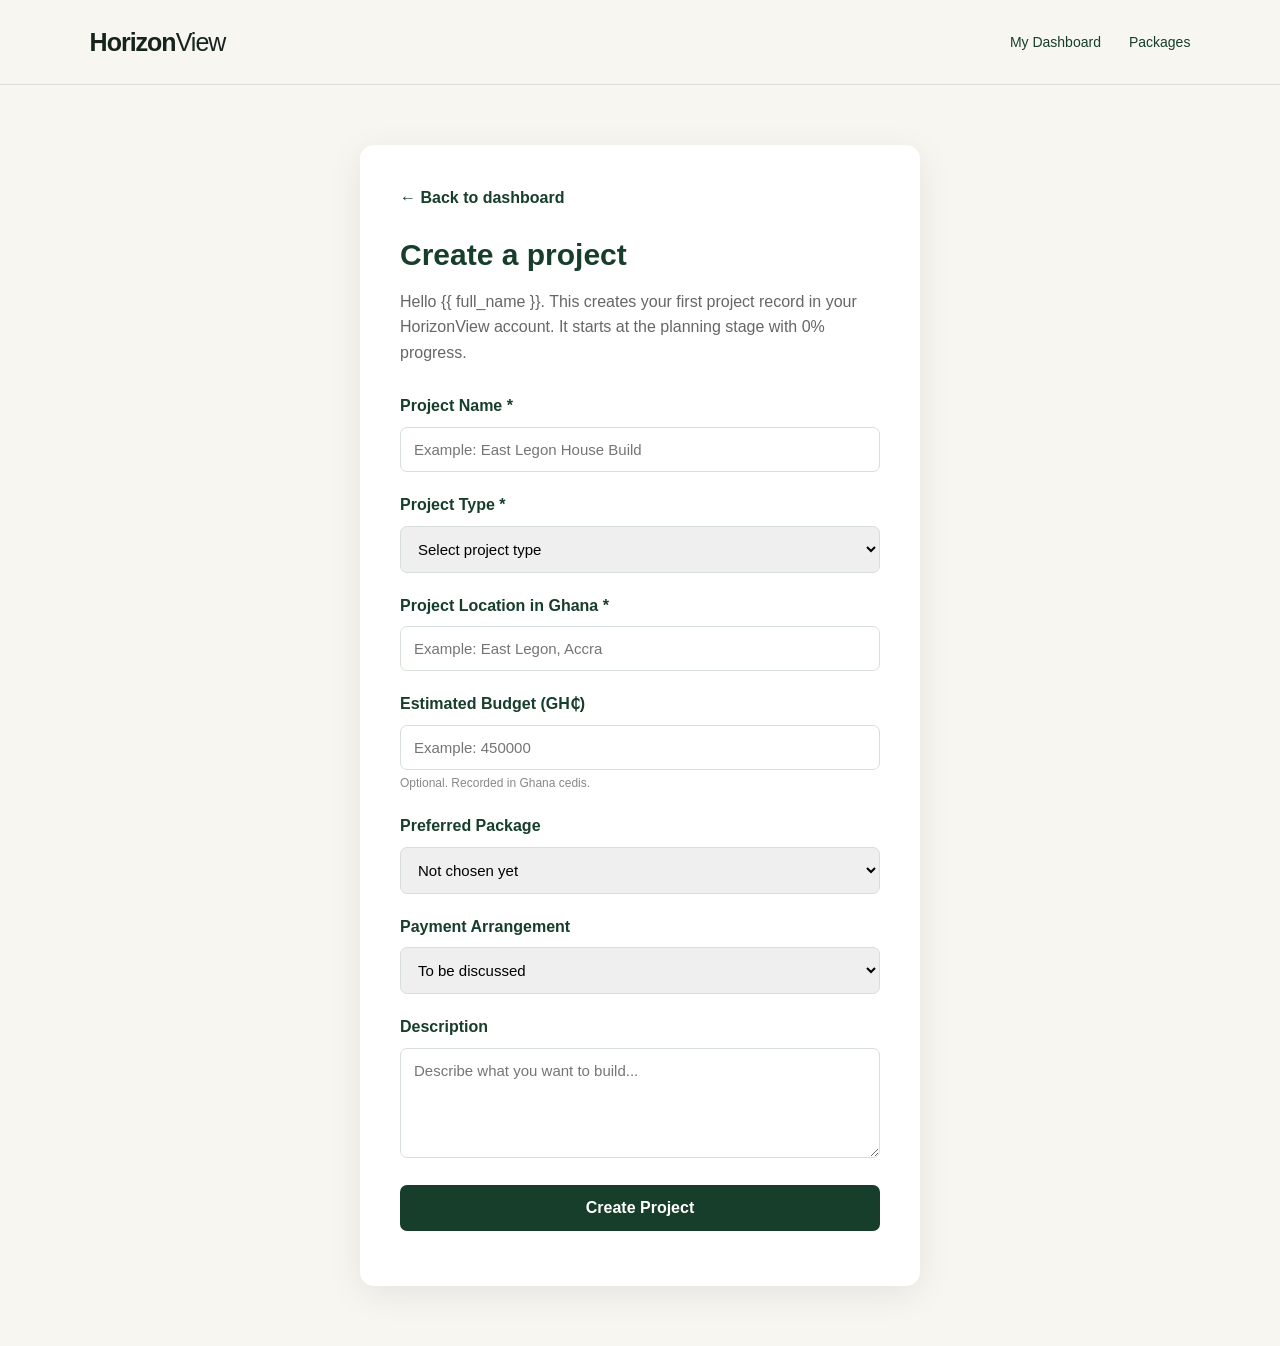
<file: templates/project_new.html>
<!DOCTYPE html>
<html lang="en">
<head>
    <meta charset="UTF-8">
    <meta name="viewport" content="width=device-width, initial-scale=1.0">
    <title>New Project | HorizonView</title>
    <link rel="icon" type="image/svg+xml" href="/images/favicon.svg">
    <link rel="stylesheet" href="/css/style.css">
    <style>
        .new-project-section {
            min-height: 80vh;
            display: flex;
            justify-content: center;
            padding: 60px 20px;
            background: #f7f6f1;
        }

        .project-card-form {
            width: 100%;
            max-width: 560px;
            padding: 40px;
            background: white;
            border-radius: 14px;
            box-shadow: 0 8px 35px rgba(0, 0, 0, 0.08);
        }

        .project-card-form h1 {
            color: #173d2b;
            margin-bottom: 10px;
            font-size: 30px;
        }

        .project-card-form .intro {
            color: #666;
            margin-bottom: 28px;
            line-height: 1.6;
        }

        .project-card-form label {
            display: block;
            margin-bottom: 8px;
            font-weight: 600;
            color: #173d2b;
        }

        .project-card-form input,
        .project-card-form select,
        .project-card-form textarea {
            width: 100%;
            padding: 13px;
            margin-bottom: 20px;
            border: 1px solid #d8ded8;
            border-radius: 7px;
            font-size: 15px;
            font-family: inherit;
            box-sizing: border-box;
        }

        .project-card-form input:focus,
        .project-card-form select:focus,
        .project-card-form textarea:focus {
            outline: 2px solid #a8c5ae;
            border-color: #173d2b;
        }

        .project-card-form textarea {
            resize: vertical;
            min-height: 110px;
        }

        .form-hint {
            font-size: 12px;
            color: #888;
            margin-top: -16px;
            margin-bottom: 20px;
        }

        .project-submit {
            width: 100%;
            padding: 14px;
            border: none;
            border-radius: 7px;
            background: #173d2b;
            color: white;
            font-size: 16px;
            font-weight: 600;
            cursor: pointer;
        }

        .project-submit:hover {
            background: #24583d;
        }

        .project-submit:disabled {
            opacity: 0.6;
            cursor: wait;
        }

        .project-message {
            margin-top: 15px;
            color: #9b3a24;
            font-size: 14px;
            line-height: 1.5;
        }

        .back-link {
            display: inline-block;
            margin-bottom: 20px;
            color: #173d2b;
            font-weight: 600;
        }
    </style>
</head>
<body>

    <header class="navbar">
        <a href="/index.html" class="logo">Horizon<span>View</span></a>
        <nav>
            <a href="/dashboard">My Dashboard</a>
            <a href="/packages.html">Packages</a>
        </nav>
    </header>

    <main class="new-project-section">
        <section class="project-card-form">
            <a href="/dashboard" class="back-link">← Back to dashboard</a>

            <h1>Create a project</h1>

            <p class="intro">
                Hello {{ full_name }}. This creates your first project record
                in your HorizonView account. It starts at the planning stage
                with 0% progress.
            </p>

            <form id="projectCreateForm">
                <label for="name">Project Name *</label>
                <input
                    type="text"
                    id="name"
                    name="name"
                    placeholder="Example: East Legon House Build"
                    required
                    maxlength="200"
                >

                <label for="project_type">Project Type *</label>
                <select id="project_type" name="project_type" required>
                    <option value="">Select project type</option>
                    <option value="construction">New Construction</option>
                    <option value="renovation">Renovation</option>
                    <option value="property-development">Property Development</option>
                    <option value="site-monitoring">Site Monitoring</option>
                    <option value="other">Other</option>
                </select>

                <label for="location">Project Location in Ghana *</label>
                <input
                    type="text"
                    id="location"
                    name="location"
                    placeholder="Example: East Legon, Accra"
                    required
                    maxlength="200"
                >

                <label for="budget_ghs">Estimated Budget (GH₵)</label>
                <input
                    type="number"
                    id="budget_ghs"
                    name="budget_ghs"
                    placeholder="Example: 450000"
                    min="1"
                    step="any"
                >
                <p class="form-hint">Optional. Recorded in Ghana cedis.</p>

                <label for="package">Preferred Package</label>
                <select id="package" name="package">
                    <option value="">Not chosen yet</option>
                    <option value="silver">Silver</option>
                    <option value="gold">Gold</option>
                    <option value="platinum">Platinum</option>
                </select>

                <label for="payment_arrangement">Payment Arrangement</label>
                <select id="payment_arrangement" name="payment_arrangement">
                    <option value="">To be discussed</option>
                    <option value="pay-all-at-once">Pay all at once</option>
                    <option value="stage-by-stage">Pay stage by stage</option>
                    <option value="save-toward-target">Save toward a target</option>
                </select>

                <label for="description">Description</label>
                <textarea
                    id="description"
                    name="description"
                    placeholder="Describe what you want to build..."
                ></textarea>

                <button type="submit" class="project-submit">Create Project</button>

                <p id="projectMessage" class="project-message" role="status" aria-live="polite"></p>
            </form>
        </section>
    </main>

    <script>
        const form = document.getElementById("projectCreateForm");
        const message = document.getElementById("projectMessage");
        const button = form.querySelector("button[type=submit]");

        form.addEventListener("submit", async function (event) {
            event.preventDefault();

            button.disabled = true;
            message.textContent = "Creating your project...";

            const values = {
                name: document.getElementById("name").value.trim(),
                project_type: document.getElementById("project_type").value,
                location: document.getElementById("location").value.trim(),
                budget_ghs: document.getElementById("budget_ghs").value.trim(),
                package: document.getElementById("package").value,
                payment_arrangement: document.getElementById("payment_arrangement").value,
                description: document.getElementById("description").value.trim()
            };

            try {
                // Echoes the csrf_token cookie, like every page's
                // state-changing request (see project_detail.html).
                const csrf = (document.cookie.match(/(?:^|; )csrf_token=([^;]*)/) || [])[1] || "";
                const response = await fetch("/api/projects", {
                    method: "POST",
                    headers: { "Content-Type": "application/json",
                               "X-CSRF-Token": decodeURIComponent(csrf) },
                    body: JSON.stringify(values)
                });

                if (response.status === 401) {
                    window.location.href = "/login.html";
                    return;
                }

                let data = null;
                try { data = await response.json(); } catch (e) { data = null; }

                if (response.ok) {
                    window.location.href = "/dashboard";
                    return;
                }

                if (data && data.errors) {
                    message.textContent = Object.values(data.errors).join(" ");
                } else {
                    message.textContent = (data && data.message) ||
                        "Project creation failed. Please try again.";
                }
            } catch (networkError) {
                message.textContent =
                    "Could not reach the HorizonView server. Make sure it is running.";
            } finally {
                button.disabled = false;
            }
        });
    </script>

</body>
</html>
</file>
<file: css/style.css>
/* ================================
HORIZONVIEW - MAIN STYLES
================================ */

* {
margin: 0;
padding: 0;
box-sizing: border-box;
}

html {
scroll-behavior: smooth;
}

body {
font-family: Arial, Helvetica, sans-serif;
background: #f7f6f1;
color: #17231d;
line-height: 1.6;
}

a {
text-decoration: none;
color: inherit;
}

/* ================================
NAVIGATION
================================ */

.navbar {
width: 100%;
padding: 22px 7%;

display: flex;
align-items: center;
justify-content: space-between;

background: #f7f6f1;

border-bottom: 1px solid #dddcd5;

position: relative;
z-index: 10;

}

/* LOGO */

.logo {
font-size: 25px;
font-weight: 700;
letter-spacing: -1px;
}

.logo span {
font-weight: 400;
}

/* NAV LINKS */

.navbar nav {
display: flex;
gap: 28px;
}

.navbar nav a {
font-size: 14px;
color: #173d2b;

transition: 0.2s;

}

.navbar nav a:hover {
color: #24563e;
}

/* NAV BUTTONS */

.nav-buttons {
display: flex;
align-items: center;
gap: 15px;
}

.login-btn {
font-size: 14px;
}

/* ================================
BUTTONS
================================ */

.primary-btn {
display: inline-block;

padding: 13px 22px;

background: #173d2b;
color: white;

border-radius: 4px;

font-size: 14px;

transition: 0.2s;

}

.primary-btn:hover {
background: #24563e;
}

.secondary-btn {
display: inline-block;

padding: 12px 21px;

border: 1px solid white;

color: white;

border-radius: 4px;

font-size: 14px;

transition: 0.2s;

}

.secondary-btn {
background: white;
color: #173d2b;
}

.secondary-btn:hover {
background: #f0f2ec;
color: #173d2b;
}

/* ================================
HERO SECTION
================================ */

.hero {
min-height: 720px;

padding: 120px 7%;

display: flex;
align-items: center;

/* Decorative gradient only — no stock photo is used, so nothing
   here pretends to be a real building or a real HorizonView site.
   A CSS-only backdrop keeps the page honest and fast. */
background:
    radial-gradient(
        1200px 600px at 78% 8%,
        rgba(240, 180, 41, 0.28),
        rgba(240, 180, 41, 0) 60%
    ),
    linear-gradient(
        rgba(20, 48, 35, 0.96),
        rgba(28, 66, 47, 0.92)
    );

background-size: cover;
background-position: center;

color: white;

}

.hero-content {
max-width: 760px;
}

.hero-label {
font-size: 12px;

letter-spacing: 2px;

font-weight: bold;

margin-bottom: 20px;

}

.hero h1 {
font-size: clamp(48px, 7vw, 86px);

line-height: 1.03;

letter-spacing: -4px;

margin-bottom: 30px;

}

.hero h1 span {
font-weight: 400;
}

.hero-text {
max-width: 650px;

font-size: 19px;

color: #e5ebe7;

margin-bottom: 35px;

}

.hero-buttons {
display: flex;

gap: 15px;

flex-wrap: wrap;

}

/* ================================
GENERAL SECTIONS
================================ */

.section {
padding: 110px 7%;
}

.section-heading {
max-width: 650px;

margin-bottom: 60px;

}

.section-label {
font-size: 12px;

letter-spacing: 2px;

font-weight: bold;

margin-bottom: 20px;

}

.section-heading h2 {
font-size: 52px;

line-height: 1.08;

letter-spacing: -2px;

margin-bottom: 20px;

}

.section-heading p {
color: #667069;
}

/* ================================
HOW IT WORKS
================================ */

.steps {
display: grid;

grid-template-columns: repeat(3, 1fr);

gap: 30px;

}

.step {
border-top: 1px solid #bbbcb5;

padding-top: 25px;

}

.step-number {
font-size: 13px;

font-weight: bold;

margin-bottom: 30px;

}

.step h3 {
font-size: 25px;

margin-bottom: 12px;

}

.step p {
color: #667069;
}

/* ================================
SERVICES
================================ */

.services-section {
padding: 110px 7%;

background: #e7e8df;

}

.services-grid {
display: grid;

grid-template-columns: repeat(2, 1fr);

gap: 20px;

}

.service-card {
background: #f7f6f1;

padding: 40px;

min-height: 220px;

transition: 0.2s;

}

.service-card:hover {
transform: translateY(-4px);
}

.service-card h3 {
font-size: 25px;

margin-bottom: 15px;

}

.service-card p {
color: #667069;
}

/* ================================
PROJECTS
================================ */

.projects-grid {
display: grid;

grid-template-columns: repeat(3, 1fr);

gap: 25px;

}

.project-card {
background: white;

overflow: hidden;

}

.project-image {
height: 300px;

background: #d2d4cc;

display: flex;

align-items: center;

justify-content: center;

color: #6d756e;

font-size: 13px;

}

.project-info {
padding: 25px;
}

.project-info p {
font-size: 11px;

letter-spacing: 1.5px;

font-weight: bold;

margin-bottom: 8px;

}

.project-info h3 {
font-size: 22px;

margin-bottom: 8px;

}

.project-info span {
color: #777;

font-size: 14px;

}

/* ================================
CALL TO ACTION
================================ */

.cta-section {
padding: 120px 7%;

background: #173d2b;

color: white;

}

.cta-section h2 {
font-size: 62px;

line-height: 1.05;

letter-spacing: -2px;

margin-bottom: 20px;

}

.cta-section p {
color: #d7e0da;

margin-bottom: 30px;

}

/* ================================
CONTACT
================================ */

.contact-section {
padding: 110px 7%;

display: grid;

grid-template-columns: 1fr 1fr;

gap: 60px;

}

.contact-section h2 {
font-size: 52px;

line-height: 1.08;

}

.contact-info {
padding-top: 35px;

color: #59625c;

}

.contact-info p {
margin-bottom: 20px;
}

/* ================================
FOOTER
================================ */

footer {
padding: 45px 7%;

background: #101b15;

color: white;

display: flex;

justify-content: space-between;

align-items: center;

gap: 20px;

}

footer p {
font-size: 13px;

color: #aab4ad;

}

/* ================================
TABLET
================================ */

@media (max-width: 900px) {

.navbar {
    flex-wrap: wrap;

    gap: 20px;
}


.navbar nav {
    order: 3;

    width: 100%;

    justify-content: center;

    flex-wrap: wrap;
}


.steps,
.projects-grid {
    grid-template-columns: 1fr;
}


.services-grid {
    grid-template-columns: 1fr;
}


.contact-section {
    grid-template-columns: 1fr;
}


footer {
    flex-direction: column;

    align-items: flex-start;
}

}

/* ================================
MOBILE
================================ */

@media (max-width: 600px) {

.navbar {
    padding: 18px 5%;
}


.nav-buttons {
    display: none;
}


.hero {
    min-height: 650px;

    padding: 80px 5%;
}


.hero h1 {
    font-size: 48px;

    letter-spacing: -2px;
}


.hero-text {
    font-size: 17px;
}


.section,
.services-section,
.cta-section,
.contact-section {
    padding: 75px 5%;
}


.section-heading h2,
.contact-section h2 {
    font-size: 40px;
}


.cta-section h2 {
    font-size: 45px;
}


.hero-buttons {
    flex-direction: column;

    align-items: flex-start;
}

}
</file>
<file: css/packages.css>
/* =================================
PACKAGES PAGE

Brand colours matched to the main
HorizonView palette (css/style.css).
================================= */

* {
    margin: 0;
    padding: 0;
    box-sizing: border-box;
}

:root {
    --green: #173d2b;
    --green-hover: #24563e;
    --dark-green: #103b25;
    --light-green: #eaf5ed;
    --gold: #d4a72c;
    --text: #1f2937;
    --muted: #64748b;
    --white: #ffffff;
    --background: #f7f9f7;
}

body {
    font-family: Arial, Helvetica, sans-serif;
    color: var(--text);
    background: var(--background);
    line-height: 1.6;
}

a {
    text-decoration: none;
    color: inherit;
}

header {
    background: white;
    border-bottom: 1px solid #e5e7eb;
    padding: 17px 6%;
    display: flex;
    align-items: center;
    justify-content: space-between;
    gap: 20px;
    flex-wrap: wrap;
}

.logo {
    color: var(--green);
    font-size: 25px;
    font-weight: 800;
}

nav {
    display: flex;
    align-items: center;
    gap: 22px;
    flex-wrap: wrap;
}

nav a {
    font-size: 14px;
    font-weight: 600;
    transition: 0.2s;
}

nav a:hover {
    color: var(--green);
}

.nav-button {
    background: var(--green);
    color: white;
    padding: 11px 17px;
    border-radius: 7px;
    transition: 0.2s;
}

.nav-button:hover {
    background: var(--green-hover);
}

.hero {
    background: linear-gradient(135deg, #103b25, #237345);
    color: white;
    padding: 75px 6% 80px;
    text-align: center;
}

.eyebrow {
    color: #bce8c8;
    font-size: 13px;
    font-weight: 700;
    letter-spacing: 2px;
    text-transform: uppercase;
}

.hero h1 {
    font-size: clamp(32px, 5vw, 50px);
    line-height: 1.2;
    margin: 18px auto;
    max-width: 800px;
}

.hero p {
    max-width: 680px;
    margin: 0 auto 25px;
    color: #e1f0e5;
    font-size: 17px;
}

.button {
    display: inline-block;
    border: none;
    border-radius: 7px;
    padding: 13px 20px;
    font-size: 14px;
    font-weight: 700;
    cursor: pointer;
    text-align: center;
    transition: 0.2s;
}

.button:hover {
    transform: translateY(-2px);
}

.button-light {
    background: white;
    color: var(--green);
}

.button-light:hover {
    background: #f0f2ec;
    color: var(--green);
}

.button-green {
    background: var(--green);
    color: white;
}

.button-green:hover {
    background: var(--green-hover);
    color: white;
}

.button-outline {
    border: 1px solid var(--green);
    color: var(--green);
    background: white;
}

.button-outline:hover {
    background: #f2f7f3;
    color: var(--green);
}

.section {
    padding: 65px 6%;
}

.section-heading {
    text-align: center;
    max-width: 700px;
    margin: 0 auto 35px;
}

.section-heading h2 {
    color: var(--green);
    font-size: clamp(27px, 4vw, 36px);
    margin-bottom: 10px;
}

.section-heading p {
    color: var(--muted);
}

.package-grid {
    display: grid;
    grid-template-columns: repeat(3, minmax(0, 1fr));
    gap: 23px;
    max-width: 1150px;
    margin: 0 auto;
    align-items: stretch;
}

.package-card {
    position: relative;
    background: white;
    border: 1px solid #e2e8e3;
    border-radius: 14px;
    padding: 30px 25px;
    box-shadow: 0 5px 22px rgba(15, 45, 25, 0.04);
    display: flex;
    flex-direction: column;
}

.package-card.featured {
    border: 2px solid var(--green);
    box-shadow: 0 10px 30px rgba(20, 83, 45, 0.12);
}

.popular {
    display: inline-block;
    align-self: flex-start;
    background: var(--light-green);
    color: var(--green);
    padding: 5px 10px;
    border-radius: 20px;
    font-size: 11px;
    font-weight: 800;
    text-transform: uppercase;
    margin-bottom: 12px;
}

.package-card h3 {
    color: var(--green);
    font-size: 25px;
    margin-bottom: 7px;
}

.package-description {
    color: var(--muted);
    font-size: 14px;
    min-height: 48px;
}

.price {
    font-size: 25px;
    font-weight: 800;
    margin: 22px 0 4px;
    color: var(--green);
}

.price-note {
    color: var(--muted);
    font-size: 12px;
    margin-bottom: 20px;
}

.package-card ul {
    list-style: none;
    margin: 8px 0 25px;
    flex: 1;
}

.package-card li {
    padding: 9px 0;
    border-bottom: 1px solid #edf0ed;
    font-size: 14px;
}

.package-card li::before {
    content: "✓";
    color: var(--green);
    font-weight: 800;
    margin-right: 9px;
}

.package-card .button {
    width: 100%;
    margin-top: 8px;
}

.payment-note {
    text-align: center;
    max-width: 800px;
    margin: 30px auto 0;
    color: var(--muted);
    font-size: 13px;
}

.funding-section {
    background: var(--light-green);
}

.funding-grid {
    display: grid;
    grid-template-columns: 1fr 1fr;
    gap: 25px;
    max-width: 1050px;
    margin: 0 auto;
}

.funding-card {
    background: white;
    border-radius: 14px;
    padding: 30px;
    border: 1px solid #dce9de;
}

.funding-card h3 {
    color: var(--green);
    font-size: 21px;
    margin-bottom: 10px;
}

.funding-card p {
    color: var(--muted);
    font-size: 14px;
    margin-bottom: 17px;
}

.funding-card ul {
    padding-left: 20px;
    margin-bottom: 20px;
    font-size: 14px;
}

.funding-card li {
    margin: 8px 0;
}

.contact-section {
    text-align: center;
    padding: 60px 6%;
    background: white;
}

.contact-section h2 {
    color: var(--green);
    font-size: 30px;
    margin-bottom: 12px;
}

.contact-section p {
    max-width: 650px;
    color: var(--muted);
    margin: 0 auto 23px;
}

.contact-buttons {
    display: flex;
    justify-content: center;
    gap: 12px;
    flex-wrap: wrap;
}

.notice {
    display: none;
    background: #fff7db;
    border: 1px solid #ecd88c;
    color: #674f08;
    border-radius: 8px;
    padding: 13px;
    margin-top: 15px;
    font-size: 13px;
}

footer {
    background: #102f1e;
    color: #d9e7dc;
    padding: 25px 6%;
    text-align: center;
    font-size: 13px;
}

@media (max-width: 900px) {
    .package-grid {
        grid-template-columns: 1fr 1fr;
    }

    .funding-grid {
        grid-template-columns: 1fr;
    }
}

@media (max-width: 600px) {
    header {
        padding: 16px 5%;
    }

    nav {
        gap: 14px;
    }

    .hero {
        padding: 55px 5%;
    }

    .section {
        padding: 45px 5%;
    }

    .package-grid {
        grid-template-columns: 1fr;
    }

    .package-description {
        min-height: auto;
    }
}
</file>
<file: css/project.css>
/* =================================
START PROJECT PAGE
================================= */

/* PAGE HEADER */

.project-header {
padding: 100px 7%;

background: #173d2b;

color: white;

}

.project-header-content {
max-width: 800px;
}

.project-header h1 {
font-size: clamp(48px, 7vw, 78px);

line-height: 1.05;

letter-spacing: -3px;

margin-bottom: 25px;

}

.project-header p {
max-width: 650px;

color: #dce5df;

font-size: 18px;

}




/* FORM CONTAINER */

.project-container {
max-width: 1100px;

margin: auto;

padding: 100px 30px;

}

.form-introduction {
max-width: 700px;

margin-bottom: 70px;

}

.form-introduction h2 {
font-size: 48px;

line-height: 1.1;

margin-bottom: 20px;

letter-spacing: -2px;

}

.form-introduction > p {
color: #667069;

font-size: 17px;

}




/* FORM */

.project-form {
width: 100%;
}

.form-section {
padding: 45px 0;

border-top: 1px solid #d5d6ce;

}

.form-section h3 {
font-size: 23px;

margin-bottom: 30px;

}

.form-grid {
display: grid;

grid-template-columns: 1fr 1fr;

gap: 25px;

}




/* FORM GROUP */

.form-group {
display: flex;

flex-direction: column;

gap: 9px;

}

.form-group label {
font-size: 14px;

font-weight: 600;

color: #303a34;

}

.form-group input,
.form-group select,
.form-group textarea {

width: 100%;

padding: 15px;

border: 1px solid #c8cbc4;

border-radius: 4px;

background: white;

font-family: inherit;

font-size: 15px;

color: #17231d;

outline: none;

transition: 0.2s;

}

.form-group input:focus,
.form-group select:focus,
.form-group textarea:focus {

border-color: #173d2b;

box-shadow: 0 0 0 2px rgba(23, 61, 43, 0.08);

}

.form-group textarea {

resize: vertical;

min-height: 160px;

}




/* PROJECT DESCRIPTION */

.upload-description {

color: #667069;

margin-bottom: 25px;

max-width: 700px;

}




/* FILE UPLOAD */

.upload-box {

border: 2px dashed #c8cbc4;

background: #fafaf7;

border-radius: 5px;

padding: 45px;

text-align: center;

transition: 0.2s;

}

.upload-box:hover,
.upload-box:focus-within {

border-color: #173d2b;

}

.upload-box input {

display: none;

}

.upload-box label {

cursor: pointer;

display: flex;

flex-direction: column;

gap: 8px;

}

.upload-box strong {

font-size: 17px;

color: #173d2b;

}

.upload-box span {

font-size: 14px;

color: #747b76;

}




/* SUBMIT */

.form-submit {

padding-top: 45px;

border-top: 1px solid #d5d6ce;

}

.submit-btn {

border: none;

padding: 16px 28px;

background: #173d2b;

color: white;

border-radius: 4px;

font-family: inherit;

font-size: 15px;

cursor: pointer;

transition: 0.2s;

}

.submit-btn:hover {

background: #24563e;

}

.form-submit p {

margin-top: 15px;

font-size: 12px;

color: #7a807b;

}

/* SUBMISSION RESPONSE */

.form-response {

margin-top: 35px;

padding: 30px;

background: #f2f7f3;

border: 1px solid #cfe3d5;

border-radius: 8px;

}

.form-response h3 {

color: #173d2b;

font-size: 21px;

margin-bottom: 12px;

}

.form-response p {

color: #4c5b52;

font-size: 14px;

margin-bottom: 14px;

line-height: 1.6;

}

.form-response ul {

padding-left: 20px;

margin-bottom: 14px;

color: #33463b;

font-size: 14px;

line-height: 2;

}

.form-response .response-note {

font-size: 13px;

color: #667069;

border-top: 1px solid #dce9de;

padding-top: 14px;

margin-bottom: 0;

}

.form-message {

margin-top: 18px;

color: #9b3a24;

font-size: 14px;

font-weight: 600;

}




/* MOBILE */

@media (max-width: 700px) {

.project-header {

    padding: 75px 5%;

}


.project-header h1 {

    font-size: 48px;

    letter-spacing: -2px;

}


.project-container {

    padding: 70px 5%;

}


.form-grid {

    grid-template-columns: 1fr;

}


.form-introduction h2 {

    font-size: 40px;

}


.upload-box {

    padding: 30px 20px;

}

}
</file>
